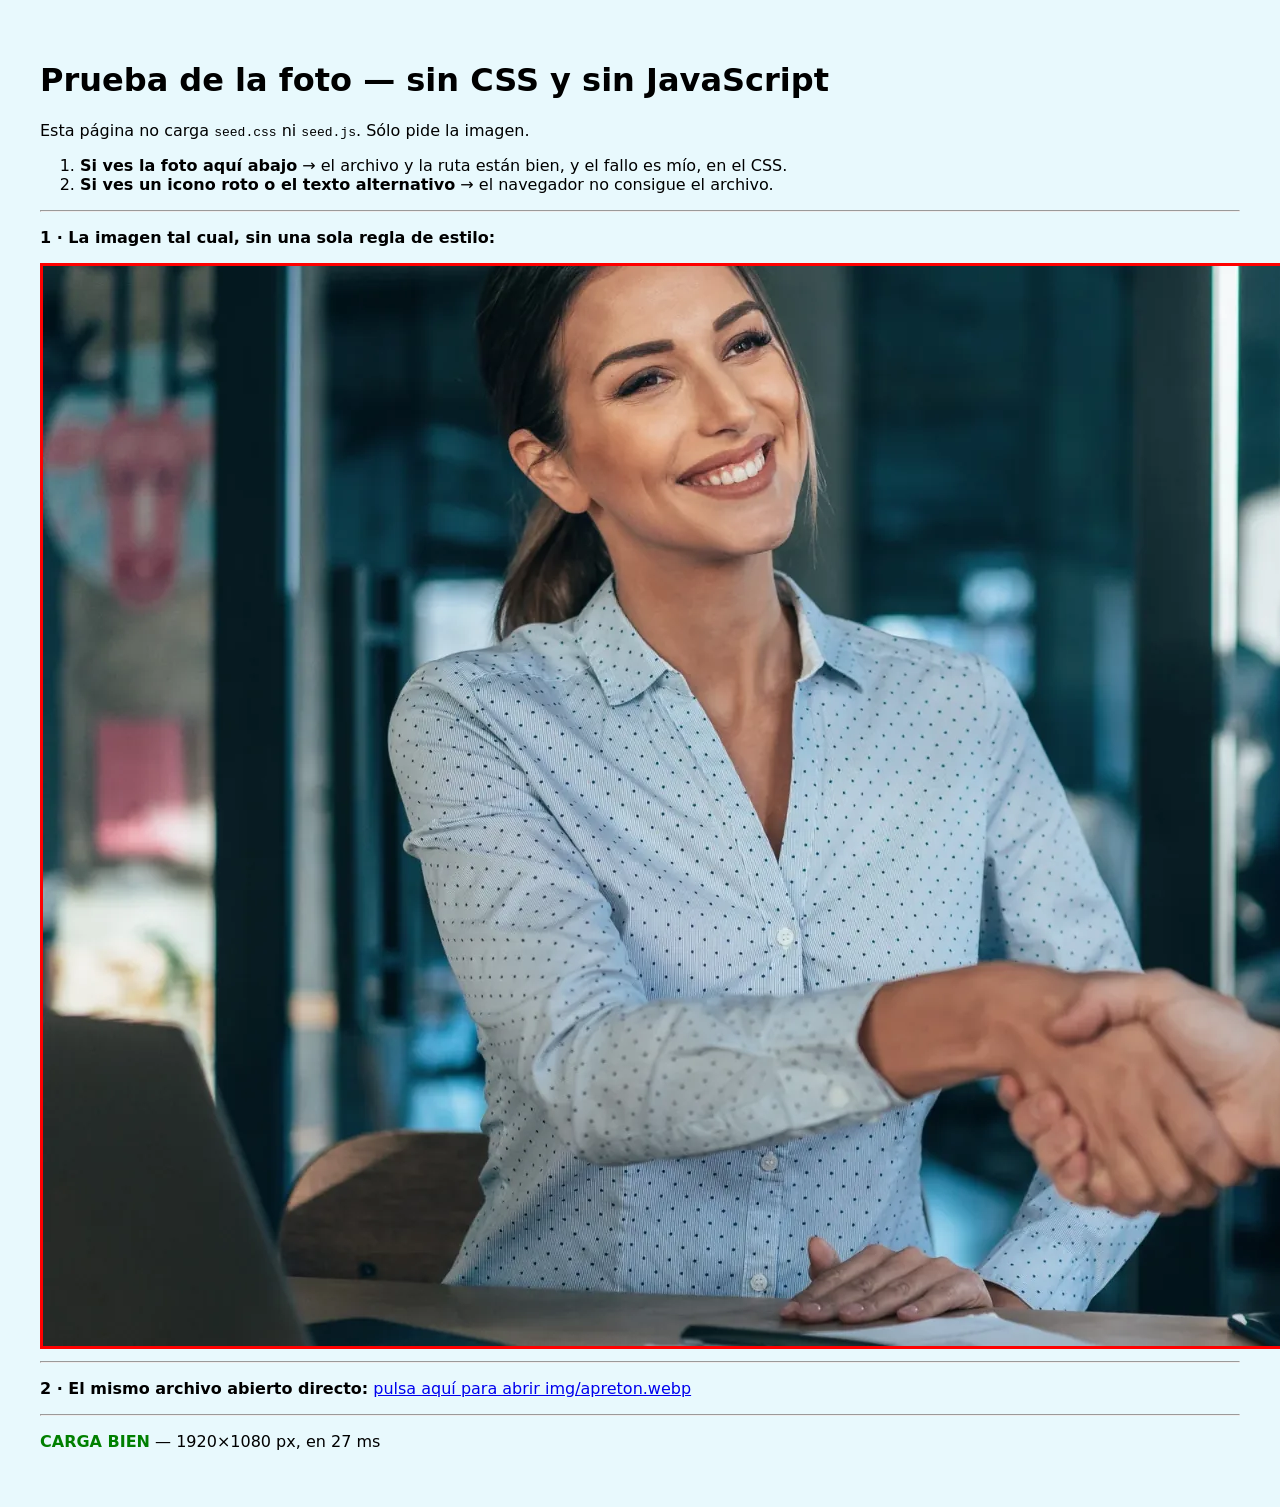
<file: Seeds_TestH/PRUEBA_FOTO.html>
<!doctype html><meta charset="utf-8"><title>Prueba de la foto</title>
<body style="font-family:system-ui;padding:2rem;background:#e8f9fd">
<h1>Prueba de la foto — sin CSS y sin JavaScript</h1>
<p>Esta página no carga <code>seed.css</code> ni <code>seed.js</code>. Sólo pide la imagen.</p>
<ol>
  <li><b>Si ves la foto aquí abajo</b> → el archivo y la ruta están bien, y el fallo es mío, en el CSS.</li>
  <li><b>Si ves un icono roto o el texto alternativo</b> → el navegador no consigue el archivo.</li>
</ol>
<hr>
<p><b>1 · La imagen tal cual, sin una sola regla de estilo:</b></p>
<img src="img/apreton.webp" alt="NO CARGA: esto es el texto alternativo" style="border:3px solid red">
<hr>
<p><b>2 · El mismo archivo abierto directo:</b>
<a href="img/apreton.webp">pulsa aquí para abrir img/apreton.webp</a></p>
<hr>
<p id="d"></p>
<script>
var i=new Image(); var t=Date.now();
i.onload =function(){document.getElementById("d").innerHTML="<b style='color:green'>CARGA BIEN</b> — "+i.naturalWidth+"×"+i.naturalHeight+" px, en "+(Date.now()-t)+" ms";};
i.onerror=function(){document.getElementById("d").innerHTML="<b style='color:red'>NO CARGA</b> — el navegador no pudo leer img/apreton.webp";};
i.src="img/apreton.webp";
</script>
</body>
</file>
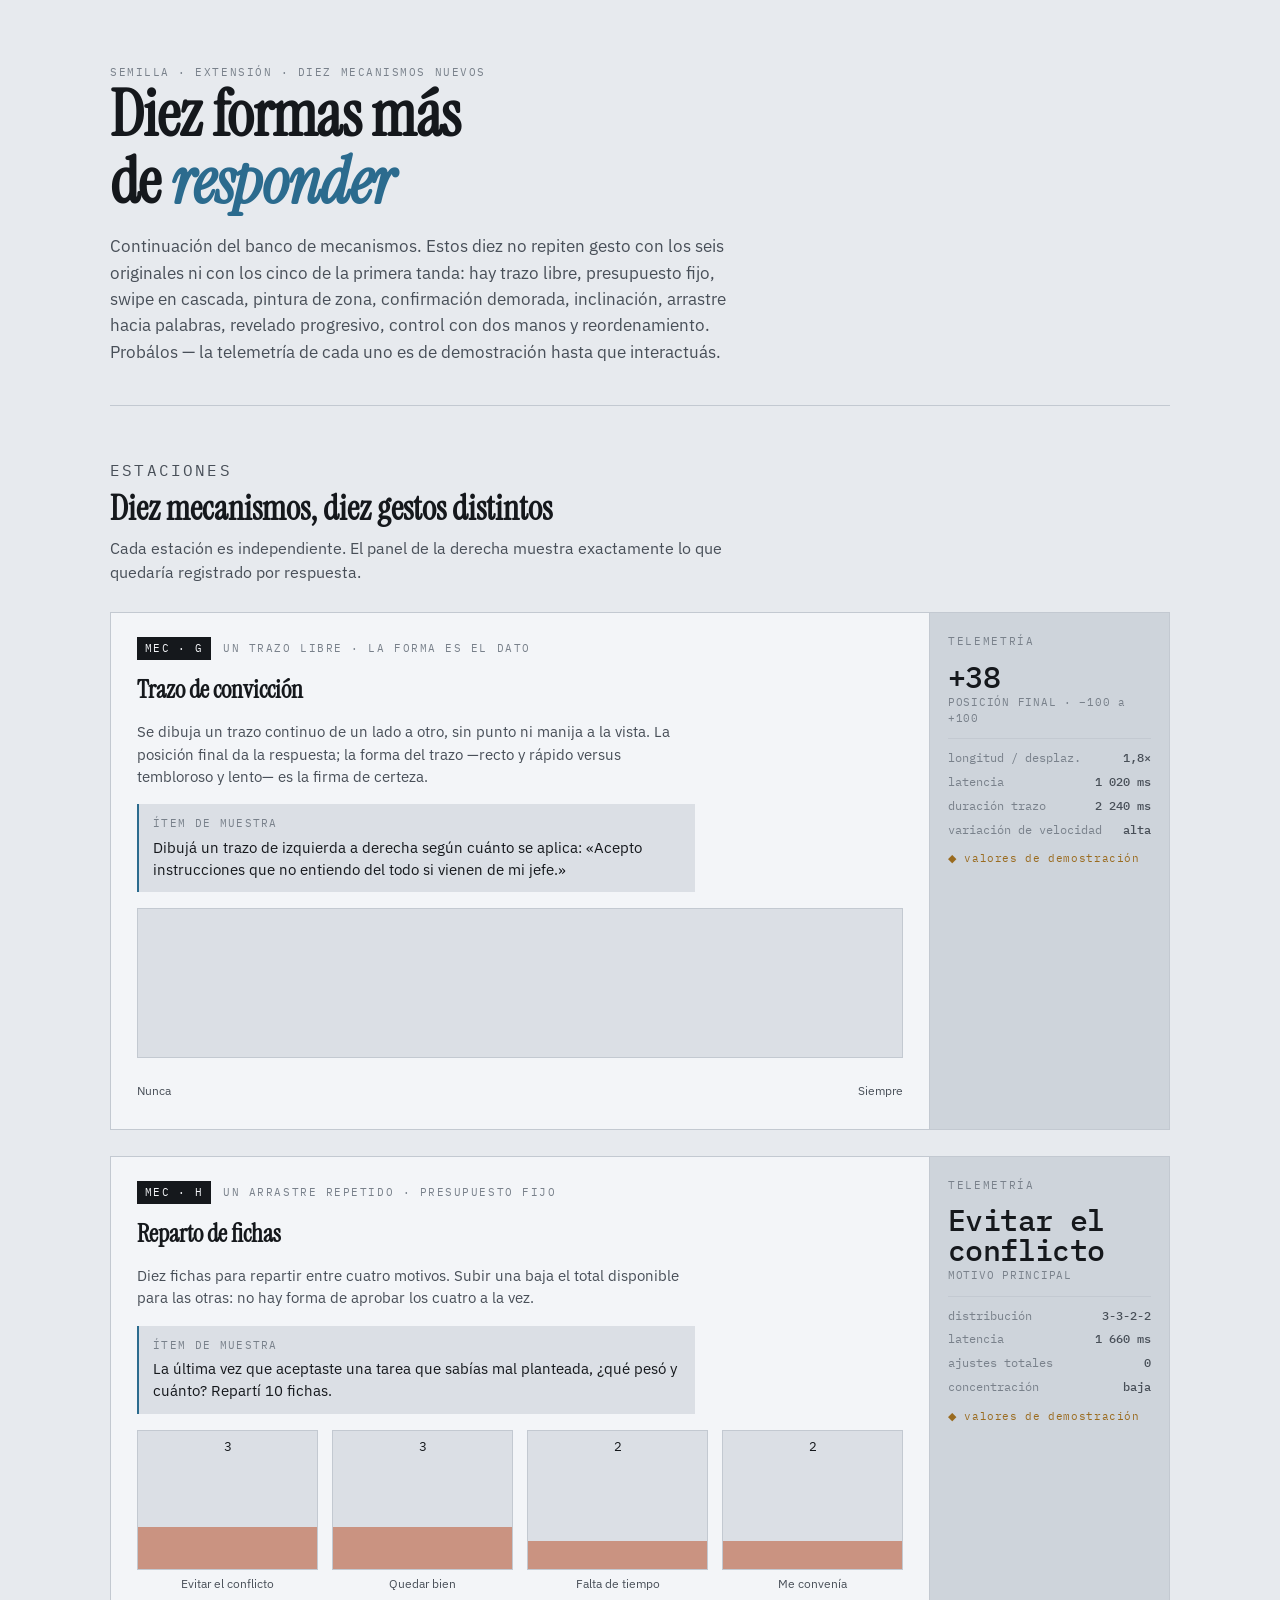
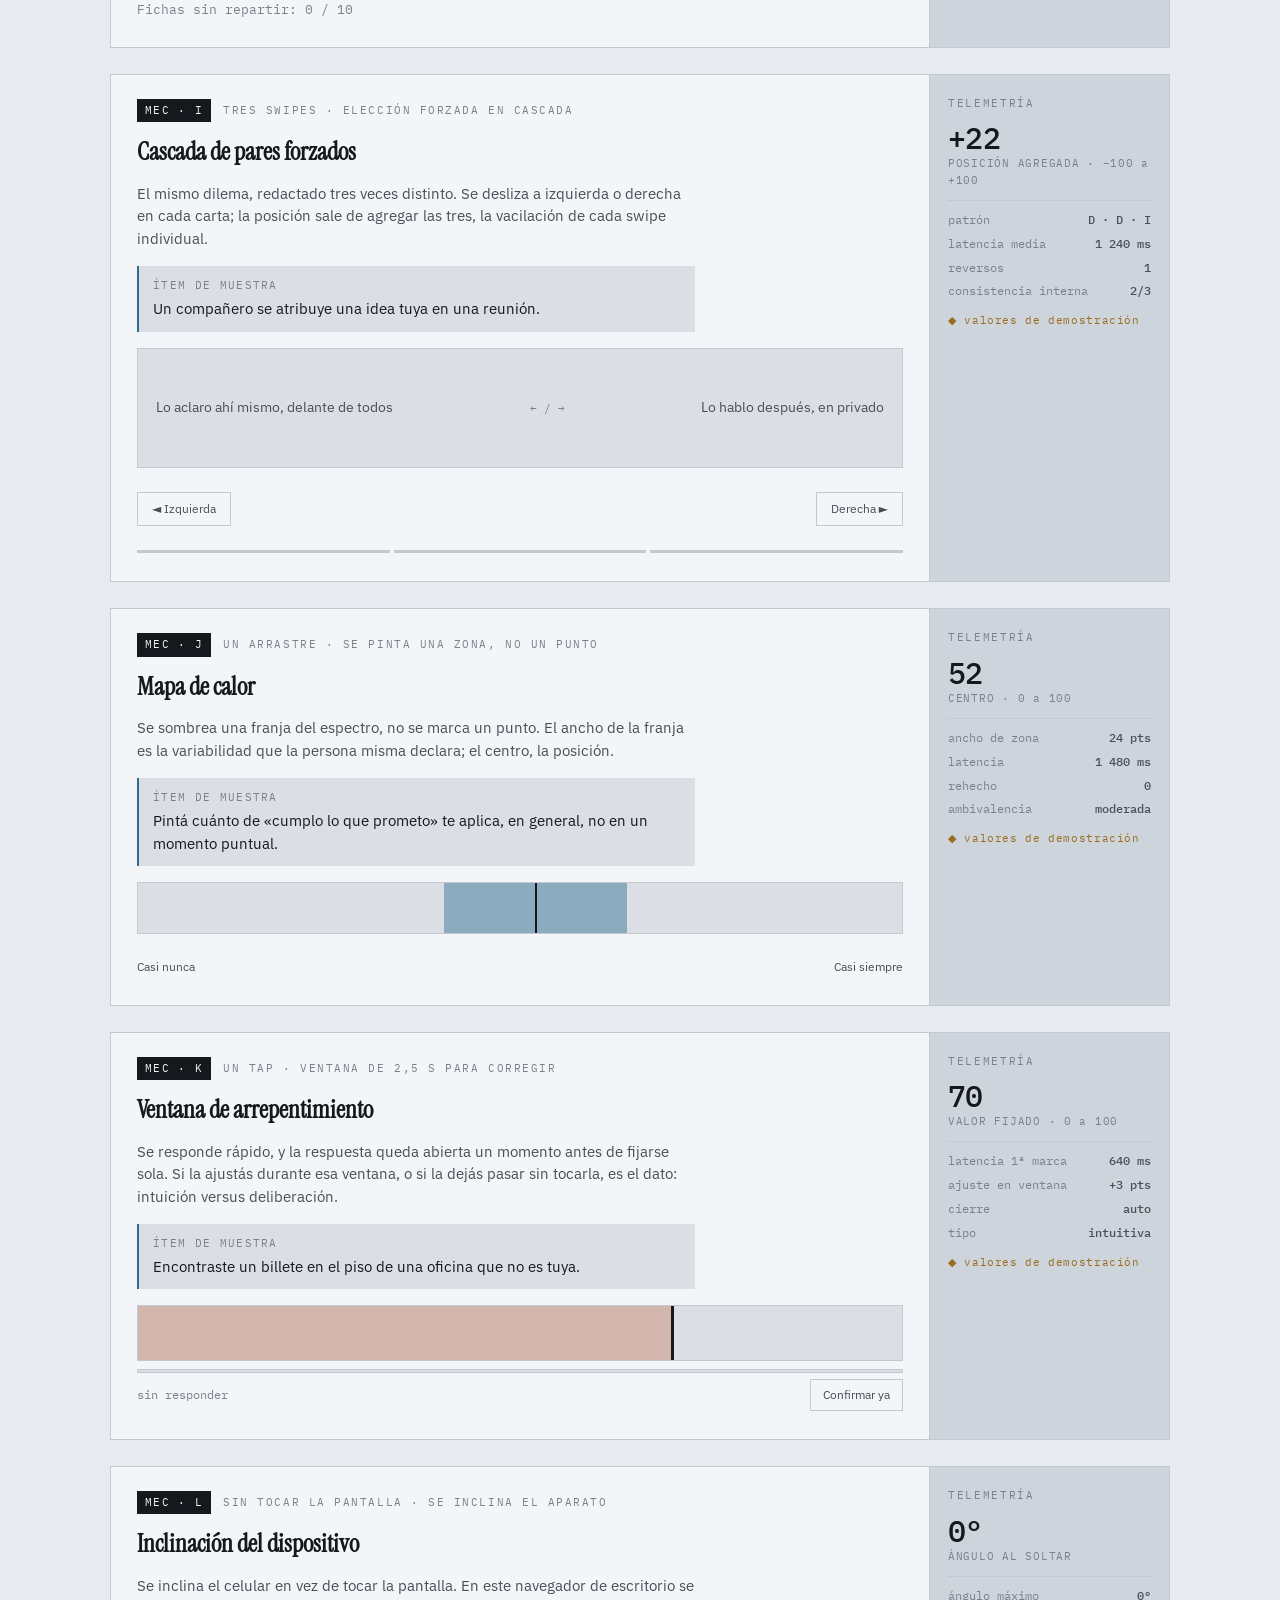
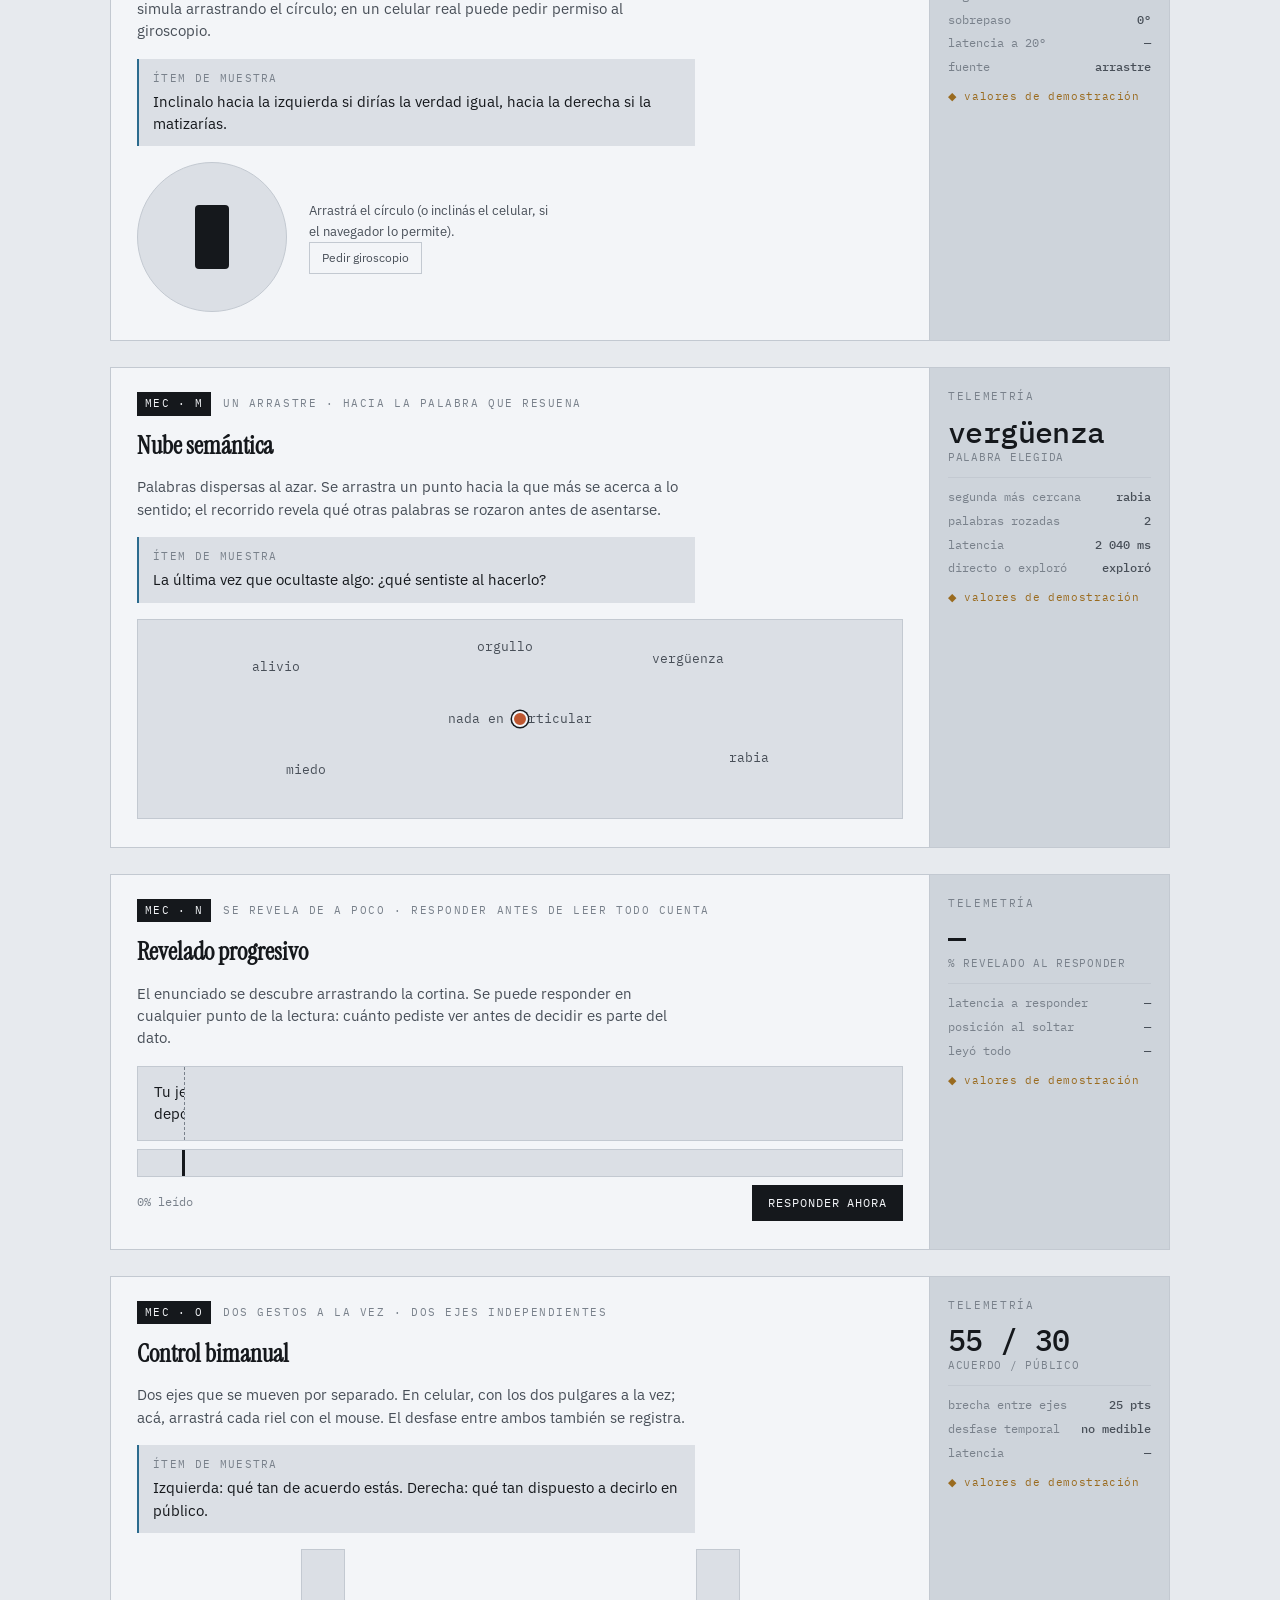
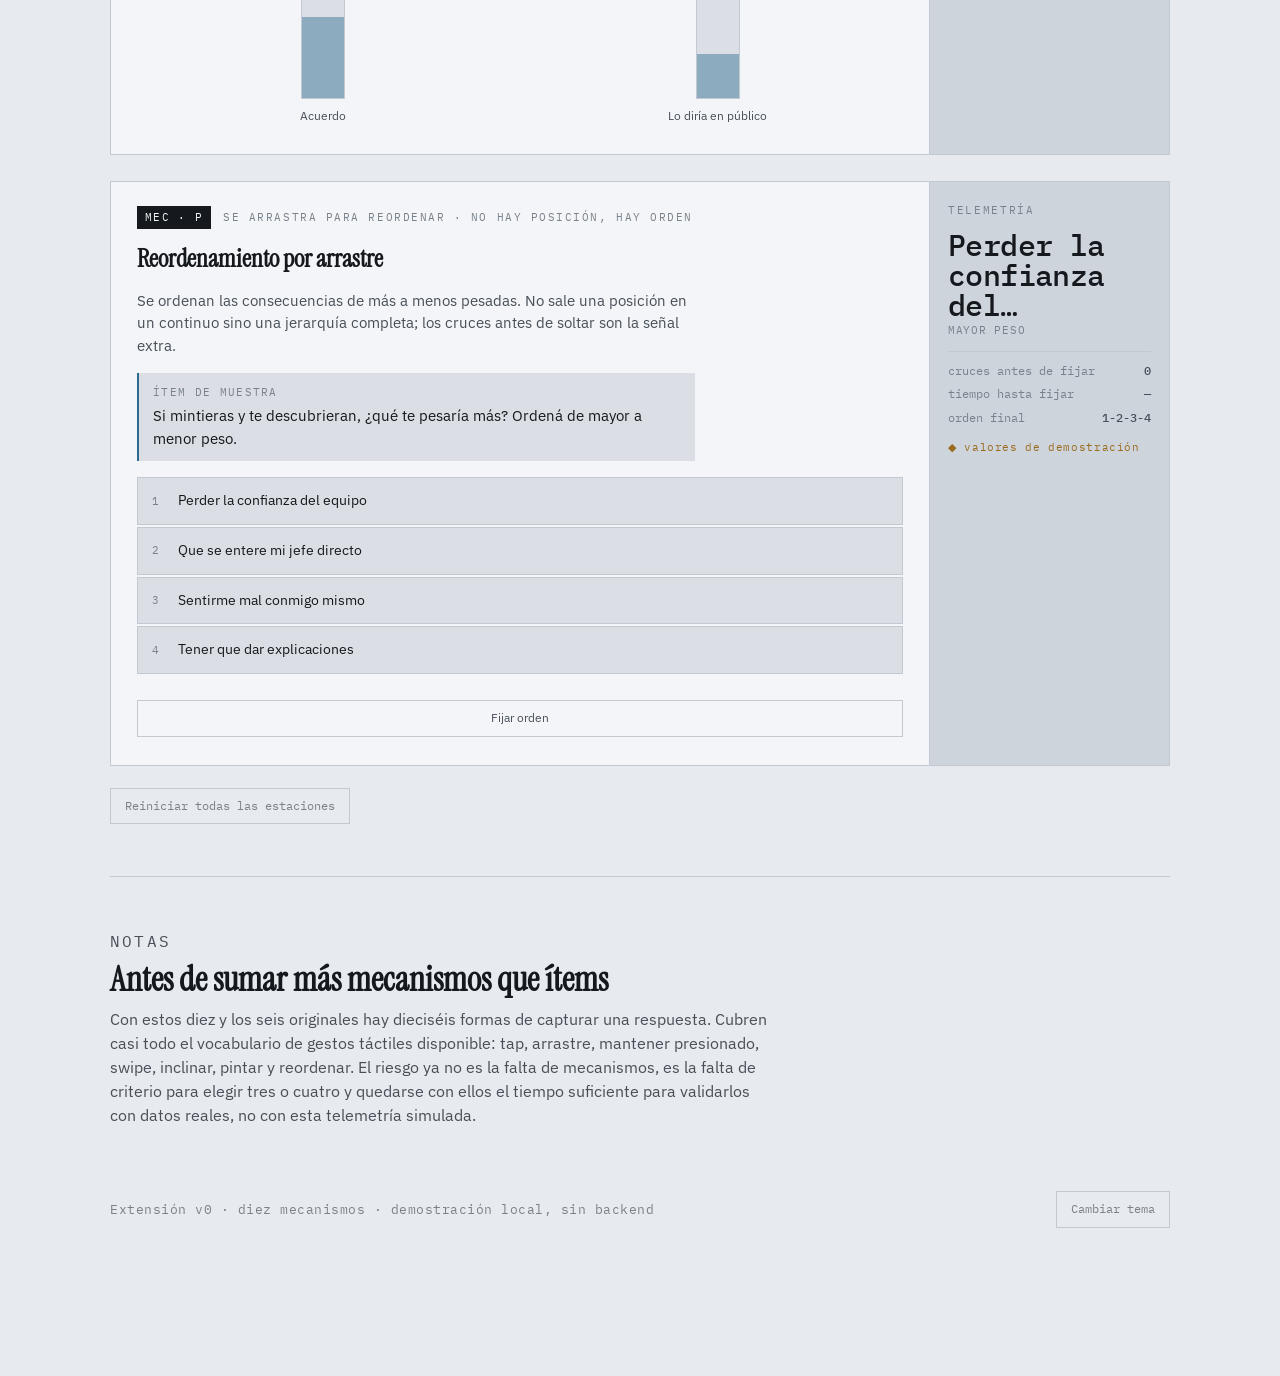
<file: Test/diez-mecanismos-nuevos.html>
<!doctype html>
<html lang="es">
<head>
<meta charset="utf-8">
<meta name="viewport" content="width=device-width, initial-scale=1">
<title>Diez mecanismos nuevos</title>
<link rel="preconnect" href="https://fonts.googleapis.com">
<link rel="preconnect" href="https://fonts.gstatic.com" crossorigin>
<link rel="stylesheet" href="https://fonts.googleapis.com/css2?family=Instrument+Serif:ital@0;1&family=IBM+Plex+Mono:wght@400;500&family=IBM+Plex+Sans:wght@400;500;600&display=swap">
<style>html{color-scheme:light dark}body{margin:0}img{max-width:100%}[hidden]{display:none!important}</style>
</head>
<body>
<style>
:root{
  --ground:#E7EAEE; --surface:#F3F5F8; --surface-2:#DBDFE5; --sunken:#CED4DB;
  --ink:#15181C; --ink-2:#484F58; --ink-3:#79818B; --line:#C3C9D1;
  --cold:#2B6B8E; --warm:#BE5730; --mid:#8B9199;
  --ok:#3F7A52; --warn:#9A6B1F;
  --shadow:0 1px 2px rgba(20,25,32,.08), 0 8px 24px -16px rgba(20,25,32,.35);
}
@media (prefers-color-scheme: dark){
  :root:not([data-theme="light"]){
    --ground:#121519; --surface:#191D22; --surface-2:#222831; --sunken:#0C0F12;
    --ink:#E5E9ED; --ink-2:#A6AEB7; --ink-3:#737B85; --line:#2C333C;
    --cold:#5FA8CA; --warm:#E0825A; --mid:#79818B;
    --ok:#68A87C; --warn:#C9A055;
    --shadow:0 1px 2px rgba(0,0,0,.4), 0 8px 24px -16px rgba(0,0,0,.8);
  }
}
:root[data-theme="dark"]{
  --ground:#121519; --surface:#191D22; --surface-2:#222831; --sunken:#0C0F12;
  --ink:#E5E9ED; --ink-2:#A6AEB7; --ink-3:#737B85; --line:#2C333C;
  --cold:#5FA8CA; --warm:#E0825A; --mid:#79818B;
  --ok:#68A87C; --warn:#C9A055;
  --shadow:0 1px 2px rgba(0,0,0,.4), 0 8px 24px -16px rgba(0,0,0,.8);
}
*{box-sizing:border-box}
body{background:var(--ground); color:var(--ink); font-family:"IBM Plex Sans", ui-sans-serif, system-ui, sans-serif; font-size:16px; line-height:1.55; -webkit-font-smoothing:antialiased; padding:0 20px 96px}
.wrap{max-width:1060px; margin:0 auto}
h1,h2,h3{text-wrap:balance; margin:0}
.mono{font-family:"IBM Plex Mono", ui-monospace, "SF Mono", Menlo, monospace}
.eyebrow{font-family:"IBM Plex Mono", monospace; font-size:11px; letter-spacing:.14em; text-transform:uppercase; color:var(--ink-3)}
p{margin:0}
a{color:var(--cold)}
:focus-visible{outline:2px solid var(--cold); outline-offset:3px; border-radius:2px}
button{font:inherit}

header{padding:64px 0 40px; border-bottom:1px solid var(--line)}
h1{font-family:"Instrument Serif", Georgia, serif; font-size:clamp(38px,5.6vw,64px); line-height:1.05; letter-spacing:-.01em}
h1 em{font-style:italic; color:var(--cold)}
.lede{margin-top:18px; font-size:17px; color:var(--ink-2); max-width:62ch}

section{padding:52px 0; border-bottom:1px solid var(--line)}
.sec-head{display:flex; flex-direction:column; gap:8px; margin-bottom:28px; max-width:66ch}
.sec-head h2{font-family:"Instrument Serif",Georgia,serif; font-size:clamp(24px,3vw,34px); line-height:1.12}
.sec-head p{color:var(--ink-2); font-size:15.5px}

.estaciones{display:flex; flex-direction:column; gap:26px}
.est{background:var(--surface); border:1px solid var(--line); display:grid; grid-template-columns:minmax(0,1fr) 240px}
.est-main{padding:24px 26px 28px; display:flex; flex-direction:column; gap:16px; min-width:0}
.est-tag{display:flex; align-items:center; gap:12px; flex-wrap:wrap}
.est-code{font-family:"IBM Plex Mono",monospace; font-size:11px; letter-spacing:.12em; color:var(--surface); background:var(--ink); padding:3px 8px}
.est-main h3{font-family:"Instrument Serif",Georgia,serif; font-size:25px; line-height:1.15}
.est-desc{font-size:14.5px; color:var(--ink-2); max-width:62ch}
.pregunta{font-size:14.5px; color:var(--ink); background:var(--surface-2); padding:11px 14px; border-left:2px solid var(--cold); max-width:62ch}
.pregunta span{display:block; font-size:11px; letter-spacing:.12em; text-transform:uppercase; color:var(--ink-3); font-family:"IBM Plex Mono",monospace; margin-bottom:4px}

.tele{background:var(--sunken); border-left:1px solid var(--line); padding:20px 18px; display:flex; flex-direction:column; gap:12px; font-family:"IBM Plex Mono",monospace}
.tele-title{font-size:10.5px; letter-spacing:.16em; text-transform:uppercase; color:var(--ink-3)}
.tele-main{display:flex; flex-direction:column; gap:2px}
.tele-val{font-size:30px; line-height:1; font-weight:500; font-variant-numeric:tabular-nums; letter-spacing:-.02em}
.tele-unit{font-size:10.5px; color:var(--ink-3); letter-spacing:.07em}
.tele-rows{display:flex; flex-direction:column; gap:6px; border-top:1px solid var(--line); padding-top:10px}
.tele-row{display:flex; justify-content:space-between; align-items:baseline; gap:8px; font-size:11.5px}
.tele-row .k{color:var(--ink-3)}
.tele-row .v{font-variant-numeric:tabular-nums; color:var(--ink-2); font-weight:500; text-align:right}
.demo{font-size:10.5px; color:var(--warn); letter-spacing:.06em}

/* G: trazo */
.trazo{border:1px solid var(--line); background:var(--surface-2); height:150px; cursor:crosshair; touch-action:none; position:relative}
.trazo svg{width:100%; height:100%; display:block}
.axis-lbl{display:flex; justify-content:space-between; font-size:12px; color:var(--ink-2); margin-top:8px}

/* H: fichas */
.fichas{display:flex; gap:14px; align-items:flex-end; height:140px}
.ficha-rail{position:relative; flex:1; height:100%; background:var(--surface-2); border:1px solid var(--line); cursor:ns-resize; touch-action:none}
.ficha-fill{position:absolute; left:0; right:0; bottom:0; background:color-mix(in srgb, var(--warm) 55%, transparent)}
.ficha-lbl{position:absolute; bottom:-24px; left:0; right:0; text-align:center; font-size:11.5px; color:var(--ink-2)}
.ficha-n{position:absolute; top:6px; left:0; right:0; text-align:center; font-family:"IBM Plex Mono",monospace; font-size:13px; color:var(--ink)}
.fichas-wrap{display:flex; flex-direction:column; gap:30px}
.pool{font-size:12.5px; color:var(--ink-3); font-family:"IBM Plex Mono",monospace}

/* I: cascada */
.cascada{position:relative; height:120px}
.carta{position:absolute; inset:0; background:var(--surface-2); border:1px solid var(--line); display:flex; align-items:center; justify-content:space-between; padding:0 18px; cursor:grab; touch-action:none; user-select:none}
.carta .lado{font-size:13.5px; color:var(--ink-2); max-width:40%}
.carta .lado.izq{text-align:left} .carta .lado.der{text-align:right}
.carta-ctr{font-family:"IBM Plex Mono",monospace; font-size:10.5px; color:var(--ink-3)}
.cascada-btns{display:flex; justify-content:space-between; margin-top:8px}
.cascada-btns button{background:transparent; border:1px solid var(--line); color:var(--ink-2); padding:7px 14px; font-size:12px; cursor:pointer}
.cascada-btns button:hover{border-color:var(--cold); color:var(--ink)}
.cascada-progress{display:flex; gap:4px; margin-top:8px}
.cascada-progress span{flex:1; height:3px; background:var(--line)}
.cascada-progress span.done{background:var(--warm)}

/* J: mapa de calor */
.pintar{position:relative; height:52px; background:var(--surface-2); border:1px solid var(--line); cursor:crosshair; touch-action:none; user-select:none; overflow:hidden}
.pintar-band{position:absolute; top:0; bottom:0; background:color-mix(in srgb, var(--cold) 45%, transparent)}
.pintar-mark{position:absolute; top:0; bottom:0; width:2px; background:var(--ink)}

/* K: arrepentimiento */
.arrep{position:relative}
.arrep-bar{position:relative; height:56px; background:var(--surface-2); border:1px solid var(--line); cursor:ew-resize; touch-action:none; user-select:none}
.arrep-fill{position:absolute; inset:0 auto 0 0; background:color-mix(in srgb, var(--warm) 30%, transparent)}
.arrep-hand{position:absolute; top:0; bottom:0; width:3px; margin-left:-1.5px; background:var(--ink)}
.arrep-window{height:4px; background:var(--surface-2); margin-top:8px; overflow:hidden; border:1px solid var(--line)}
.arrep-window i{display:block; height:100%; width:100%; background:var(--cold); transform-origin:left; transform:scaleX(0)}
.arrep-actions{display:flex; justify-content:space-between; align-items:center; margin-top:6px}
.arrep-actions button{background:transparent; border:1px solid var(--line); color:var(--ink-2); padding:6px 12px; font-size:11.5px; cursor:pointer}
.arrep-status{font-size:12px; color:var(--ink-3); font-family:"IBM Plex Mono",monospace}

/* L: inclinacion */
.tilt-wrap{display:flex; gap:22px; align-items:center; flex-wrap:wrap}
.tilt-stage{width:150px; height:150px; border:1px solid var(--line); border-radius:50%; position:relative; background:var(--surface-2); touch-action:none; cursor:grab}
.tilt-phone{position:absolute; left:50%; top:50%; width:34px; height:64px; margin:-32px 0 0 -17px; background:var(--ink); border-radius:4px; transform:rotate(0deg)}
.tilt-lbl{font-size:13px; color:var(--ink-2); max-width:30ch}
.tilt-perm{font-size:11.5px; background:transparent; border:1px solid var(--line); color:var(--ink-2); padding:6px 12px; cursor:pointer}

/* M: nube semantica */
.nube{position:relative; height:200px; border:1px solid var(--line); background:var(--surface-2); touch-action:none; user-select:none; overflow:hidden}
.nube-word{position:absolute; font-size:13px; font-family:"IBM Plex Mono",monospace; color:var(--ink-2); transform:translate(-50%,-50%); pointer-events:none; padding:2px 6px}
.nube-word.near{color:var(--ink); background:var(--surface)}
.nube-dot{position:absolute; width:16px; height:16px; margin:-8px 0 0 -8px; border-radius:50%; background:var(--warm); border:2px solid var(--surface); box-shadow:0 0 0 1.5px var(--ink); cursor:grab}

/* N: revelado */
.revelado{position:relative}
.rev-text{position:relative; min-height:70px; background:var(--surface-2); border:1px solid var(--line); overflow:hidden; padding:14px 16px; font-size:14.5px; color:var(--ink)}
.rev-curtain{position:absolute; top:0; bottom:0; right:0; background:var(--surface-2); border-left:1px dashed var(--ink-3)}
.rev-rail{position:relative; height:28px; background:var(--surface-2); border:1px solid var(--line); margin-top:8px; cursor:ew-resize; touch-action:none}
.rev-hand{position:absolute; top:0; bottom:0; width:3px; margin-left:-1.5px; background:var(--ink)}
.rev-actions{display:flex; justify-content:space-between; align-items:center; margin-top:8px}
.rev-actions button{background:var(--ink); color:var(--surface); border:none; padding:9px 16px; font-family:"IBM Plex Mono",monospace; font-size:11.5px; letter-spacing:.08em; text-transform:uppercase; cursor:pointer}
.rev-actions button:hover{background:var(--cold)}

/* O: bimanual */
.bimanual{display:flex; gap:24px}
.bim-col{flex:1; display:flex; flex-direction:column; align-items:center; gap:8px}
.bim-rail{position:relative; width:44px; height:150px; background:var(--surface-2); border:1px solid var(--line); cursor:ns-resize; touch-action:none}
.bim-fill{position:absolute; left:0; right:0; bottom:0; background:color-mix(in srgb, var(--cold) 45%, transparent)}
.bim-lbl{font-size:12px; color:var(--ink-2); text-align:center; max-width:16ch}

/* P: reorden */
.reorden{display:flex; flex-direction:column; gap:2px}
.reit{background:var(--surface-2); border:1px solid var(--line); padding:12px 14px; font-size:14px; display:flex; align-items:center; gap:10px; cursor:grab; touch-action:none; user-select:none}
.reit .n{font-family:"IBM Plex Mono",monospace; font-size:11px; color:var(--ink-3); width:16px}
.reit.dragging{opacity:.5}
.reorden-fix{margin-top:10px; background:transparent; border:1px solid var(--line); color:var(--ink-2); padding:8px 14px; font-size:12px; cursor:pointer}

.reset{background:transparent; color:var(--ink-3); border:1px solid var(--line); padding:8px 14px; cursor:pointer; font-family:"IBM Plex Mono",monospace; font-size:12px}
.reset:hover{background:transparent; color:var(--ink); border-color:var(--ink-3)}
.foot{padding-top:36px; display:flex; justify-content:space-between; align-items:center; gap:20px; flex-wrap:wrap}
.foot p{font-size:12.5px; color:var(--ink-3); font-family:"IBM Plex Mono",monospace; letter-spacing:.04em}

@media (max-width:880px){
  .est{grid-template-columns:1fr}
  .tele{border-left:none; border-top:1px solid var(--line)}
  .tilt-wrap{flex-direction:column; align-items:flex-start}
  .fichas{height:170px}
}
@media (prefers-reduced-motion: reduce){*{transition:none !important; animation:none !important}}
</style>

<div class="wrap">

<header>
  <p class="eyebrow">Semilla · Extensión · diez mecanismos nuevos</p>
  <h1>Diez formas más<br>de <em>responder</em></h1>
  <p class="lede">Continuación del banco de mecanismos. Estos diez no repiten gesto con los seis originales ni con los cinco de la primera tanda: hay trazo libre, presupuesto fijo, swipe en cascada, pintura de zona, confirmación demorada, inclinación, arrastre hacia palabras, revelado progresivo, control con dos manos y reordenamiento. Probálos — la telemetría de cada uno es de demostración hasta que interactuás.</p>
</header>

<section id="mecanismos">
  <div class="sec-head">
    <p class="eyebrow">Estaciones</p>
    <h2>Diez mecanismos, diez gestos distintos</h2>
    <p>Cada estación es independiente. El panel de la derecha muestra exactamente lo que quedaría registrado por respuesta.</p>
  </div>

  <div class="estaciones">

    <!-- G: trazo de conviccion -->
    <article class="est" data-est="G">
      <div class="est-main">
        <div class="est-tag"><span class="est-code">MEC · G</span><span class="eyebrow">Un trazo libre · la forma es el dato</span></div>
        <h3>Trazo de convicción</h3>
        <p class="est-desc">Se dibuja un trazo continuo de un lado a otro, sin punto ni manija a la vista. La posición final da la respuesta; la forma del trazo —recto y rápido versus tembloroso y lento— es la firma de certeza.</p>
        <div class="pregunta"><span>Ítem de muestra</span>Dibujá un trazo de izquierda a derecha según cuánto se aplica: «Acepto instrucciones que no entiendo del todo si vienen de mi jefe.»</div>
        <div class="trazo" data-trazo tabindex="0" role="img" aria-label="Lienzo de trazo libre">
          <svg viewBox="0 0 600 150" aria-hidden="true"><polyline data-poly points="" fill="none" stroke="var(--warm)" stroke-width="2.5" stroke-linecap="round" stroke-linejoin="round"></polyline></svg>
        </div>
        <div class="axis-lbl"><span>Nunca</span><span>Siempre</span></div>
      </div>
      <aside class="tele">
        <p class="tele-title">Telemetría</p>
        <div class="tele-main"><div class="tele-val" data-out="x">+38</div><div class="tele-unit">POSICIÓN FINAL · −100 a +100</div></div>
        <div class="tele-rows">
          <div class="tele-row"><span class="k">longitud / desplaz.</span><span class="v" data-out="ratio">1,8×</span></div>
          <div class="tele-row"><span class="k">latencia</span><span class="v" data-out="lat">1 020 ms</span></div>
          <div class="tele-row"><span class="k">duración trazo</span><span class="v" data-out="dur">2 240 ms</span></div>
          <div class="tele-row"><span class="k">variación de velocidad</span><span class="v" data-out="vv">alta</span></div>
        </div>
        <p class="demo" data-demo>◆ valores de demostración</p>
      </aside>
    </article>

    <!-- H: fichas -->
    <article class="est" data-est="H">
      <div class="est-main">
        <div class="est-tag"><span class="est-code">MEC · H</span><span class="eyebrow">Un arrastre repetido · presupuesto fijo</span></div>
        <h3>Reparto de fichas</h3>
        <p class="est-desc">Diez fichas para repartir entre cuatro motivos. Subir una baja el total disponible para las otras: no hay forma de aprobar los cuatro a la vez.</p>
        <div class="pregunta"><span>Ítem de muestra</span>La última vez que aceptaste una tarea que sabías mal planteada, ¿qué pesó y cuánto? Repartí 10 fichas.</div>
        <div class="fichas-wrap">
          <div class="fichas">
            <div class="ficha-rail" data-rail="0"><div class="ficha-fill" data-fill style="height:30%"></div><div class="ficha-n" data-n>3</div><div class="ficha-lbl">Evitar el conflicto</div></div>
            <div class="ficha-rail" data-rail="1"><div class="ficha-fill" data-fill style="height:30%"></div><div class="ficha-n" data-n>3</div><div class="ficha-lbl">Quedar bien</div></div>
            <div class="ficha-rail" data-rail="2"><div class="ficha-fill" data-fill style="height:20%"></div><div class="ficha-n" data-n>2</div><div class="ficha-lbl">Falta de tiempo</div></div>
            <div class="ficha-rail" data-rail="3"><div class="ficha-fill" data-fill style="height:20%"></div><div class="ficha-n" data-n>2</div><div class="ficha-lbl">Me convenía</div></div>
          </div>
          <p class="pool">Fichas sin repartir: <span data-pool>0</span> / 10</p>
        </div>
      </div>
      <aside class="tele">
        <p class="tele-title">Telemetría</p>
        <div class="tele-main"><div class="tele-val" data-out="top">Evitar el conflicto</div><div class="tele-unit">MOTIVO PRINCIPAL</div></div>
        <div class="tele-rows">
          <div class="tele-row"><span class="k">distribución</span><span class="v" data-out="dist">3-3-2-2</span></div>
          <div class="tele-row"><span class="k">latencia</span><span class="v" data-out="lat">1 660 ms</span></div>
          <div class="tele-row"><span class="k">ajustes totales</span><span class="v" data-out="corr">0</span></div>
          <div class="tele-row"><span class="k">concentración</span><span class="v" data-out="conc">baja</span></div>
        </div>
        <p class="demo" data-demo>◆ valores de demostración</p>
      </aside>
    </article>

    <!-- I: cascada -->
    <article class="est" data-est="I">
      <div class="est-main">
        <div class="est-tag"><span class="est-code">MEC · I</span><span class="eyebrow">Tres swipes · elección forzada en cascada</span></div>
        <h3>Cascada de pares forzados</h3>
        <p class="est-desc">El mismo dilema, redactado tres veces distinto. Se desliza a izquierda o derecha en cada carta; la posición sale de agregar las tres, la vacilación de cada swipe individual.</p>
        <div class="pregunta"><span>Ítem de muestra</span>Un compañero se atribuye una idea tuya en una reunión.</div>
        <div class="cascada" data-cascada>
          <div class="carta" data-carta="0"><span class="lado izq">Lo aclaro ahí mismo, delante de todos</span><span class="carta-ctr">← / →</span><span class="lado der">Lo hablo después, en privado</span></div>
        </div>
        <div class="cascada-btns"><button data-swipe="-1" type="button">◄ Izquierda</button><button data-swipe="1" type="button">Derecha ►</button></div>
        <div class="cascada-progress"><span data-p="0"></span><span data-p="1"></span><span data-p="2"></span></div>
      </div>
      <aside class="tele">
        <p class="tele-title">Telemetría</p>
        <div class="tele-main"><div class="tele-val" data-out="x">+22</div><div class="tele-unit">POSICIÓN AGREGADA · −100 a +100</div></div>
        <div class="tele-rows">
          <div class="tele-row"><span class="k">patrón</span><span class="v" data-out="pat">D · D · I</span></div>
          <div class="tele-row"><span class="k">latencia media</span><span class="v" data-out="lat">1 240 ms</span></div>
          <div class="tele-row"><span class="k">reversos</span><span class="v" data-out="corr">1</span></div>
          <div class="tele-row"><span class="k">consistencia interna</span><span class="v" data-out="cons">2/3</span></div>
        </div>
        <p class="demo" data-demo>◆ valores de demostración</p>
      </aside>
    </article>

    <!-- J: mapa de calor -->
    <article class="est" data-est="J">
      <div class="est-main">
        <div class="est-tag"><span class="est-code">MEC · J</span><span class="eyebrow">Un arrastre · se pinta una zona, no un punto</span></div>
        <h3>Mapa de calor</h3>
        <p class="est-desc">Se sombrea una franja del espectro, no se marca un punto. El ancho de la franja es la variabilidad que la persona misma declara; el centro, la posición.</p>
        <div class="pregunta"><span>Ítem de muestra</span>Pintá cuánto de «cumplo lo que prometo» te aplica, en general, no en un momento puntual.</div>
        <div class="pintar" data-pintar tabindex="0" role="slider" aria-label="Zona pintada" aria-valuemin="0" aria-valuemax="100" aria-valuenow="50">
          <div class="pintar-band" data-band style="left:40%; width:24%"></div>
          <div class="pintar-mark" data-mark style="left:52%"></div>
        </div>
        <div class="axis-lbl"><span>Casi nunca</span><span>Casi siempre</span></div>
      </div>
      <aside class="tele">
        <p class="tele-title">Telemetría</p>
        <div class="tele-main"><div class="tele-val" data-out="x">52</div><div class="tele-unit">CENTRO · 0 a 100</div></div>
        <div class="tele-rows">
          <div class="tele-row"><span class="k">ancho de zona</span><span class="v" data-out="w">24 pts</span></div>
          <div class="tele-row"><span class="k">latencia</span><span class="v" data-out="lat">1 480 ms</span></div>
          <div class="tele-row"><span class="k">rehecho</span><span class="v" data-out="corr">0</span></div>
          <div class="tele-row"><span class="k">ambivalencia</span><span class="v" data-out="amb">moderada</span></div>
        </div>
        <p class="demo" data-demo>◆ valores de demostración</p>
      </aside>
    </article>

    <!-- K: arrepentimiento -->
    <article class="est" data-est="K">
      <div class="est-main">
        <div class="est-tag"><span class="est-code">MEC · K</span><span class="eyebrow">Un tap · ventana de 2,5 s para corregir</span></div>
        <h3>Ventana de arrepentimiento</h3>
        <p class="est-desc">Se responde rápido, y la respuesta queda abierta un momento antes de fijarse sola. Si la ajustás durante esa ventana, o si la dejás pasar sin tocarla, es el dato: intuición versus deliberación.</p>
        <div class="pregunta"><span>Ítem de muestra</span>Encontraste un billete en el piso de una oficina que no es tuya.</div>
        <div class="arrep">
          <div class="arrep-bar" data-bar tabindex="0" role="slider" aria-label="Respuesta con ventana de corrección" aria-valuemin="0" aria-valuemax="100" aria-valuenow="70">
            <div class="arrep-fill" data-fill style="width:70%"></div>
            <div class="arrep-hand" data-hand style="left:70%"></div>
          </div>
          <div class="arrep-window"><i data-ring></i></div>
          <div class="arrep-actions"><span class="arrep-status" data-status>sin responder</span><button data-confirm type="button">Confirmar ya</button></div>
        </div>
      </div>
      <aside class="tele">
        <p class="tele-title">Telemetría</p>
        <div class="tele-main"><div class="tele-val" data-out="x">70</div><div class="tele-unit">VALOR FIJADO · 0 a 100</div></div>
        <div class="tele-rows">
          <div class="tele-row"><span class="k">latencia 1ª marca</span><span class="v" data-out="lat">640 ms</span></div>
          <div class="tele-row"><span class="k">ajuste en ventana</span><span class="v" data-out="adj">+3 pts</span></div>
          <div class="tele-row"><span class="k">cierre</span><span class="v" data-out="close">auto</span></div>
          <div class="tele-row"><span class="k">tipo</span><span class="v" data-out="tipo">intuitiva</span></div>
        </div>
        <p class="demo" data-demo>◆ valores de demostración</p>
      </aside>
    </article>

    <!-- L: inclinacion -->
    <article class="est" data-est="L">
      <div class="est-main">
        <div class="est-tag"><span class="est-code">MEC · L</span><span class="eyebrow">Sin tocar la pantalla · se inclina el aparato</span></div>
        <h3>Inclinación del dispositivo</h3>
        <p class="est-desc">Se inclina el celular en vez de tocar la pantalla. En este navegador de escritorio se simula arrastrando el círculo; en un celular real puede pedir permiso al giroscopio.</p>
        <div class="pregunta"><span>Ítem de muestra</span>Inclinalo hacia la izquierda si dirías la verdad igual, hacia la derecha si la matizarías.</div>
        <div class="tilt-wrap">
          <div class="tilt-stage" data-tilt tabindex="0" role="slider" aria-label="Inclinación" aria-valuemin="-45" aria-valuemax="45" aria-valuenow="0">
            <div class="tilt-phone" data-phone></div>
          </div>
          <div>
            <p class="tilt-lbl">Arrastrá el círculo (o inclinás el celular, si el navegador lo permite).</p>
            <button class="tilt-perm" data-perm type="button">Pedir giroscopio</button>
          </div>
        </div>
      </div>
      <aside class="tele">
        <p class="tele-title">Telemetría</p>
        <div class="tele-main"><div class="tele-val" data-out="x">0°</div><div class="tele-unit">ÁNGULO AL SOLTAR</div></div>
        <div class="tele-rows">
          <div class="tele-row"><span class="k">ángulo máximo</span><span class="v" data-out="max">0°</span></div>
          <div class="tele-row"><span class="k">sobrepaso</span><span class="v" data-out="over">0°</span></div>
          <div class="tele-row"><span class="k">latencia a 20°</span><span class="v" data-out="lat">—</span></div>
          <div class="tele-row"><span class="k">fuente</span><span class="v" data-out="src">arrastre</span></div>
        </div>
        <p class="demo" data-demo>◆ valores de demostración</p>
      </aside>
    </article>

    <!-- M: nube semantica -->
    <article class="est" data-est="M">
      <div class="est-main">
        <div class="est-tag"><span class="est-code">MEC · M</span><span class="eyebrow">Un arrastre · hacia la palabra que resuena</span></div>
        <h3>Nube semántica</h3>
        <p class="est-desc">Palabras dispersas al azar. Se arrastra un punto hacia la que más se acerca a lo sentido; el recorrido revela qué otras palabras se rozaron antes de asentarse.</p>
        <div class="pregunta"><span>Ítem de muestra</span>La última vez que ocultaste algo: ¿qué sentiste al hacerlo?</div>
        <div class="nube" data-nube tabindex="0" role="application" aria-label="Nube de palabras">
          <span class="nube-word" data-word="alivio" style="left:18%; top:24%">alivio</span>
          <span class="nube-word" data-word="vergüenza" style="left:72%; top:20%">vergüenza</span>
          <span class="nube-word" data-word="nada en particular" style="left:50%; top:50%">nada en particular</span>
          <span class="nube-word" data-word="miedo" style="left:22%; top:76%">miedo</span>
          <span class="nube-word" data-word="rabia" style="left:80%; top:70%">rabia</span>
          <span class="nube-word" data-word="orgullo" style="left:48%; top:14%">orgullo</span>
          <div class="nube-dot" data-dot style="left:50%; top:50%"></div>
        </div>
      </div>
      <aside class="tele">
        <p class="tele-title">Telemetría</p>
        <div class="tele-main"><div class="tele-val" data-out="x">vergüenza</div><div class="tele-unit">PALABRA ELEGIDA</div></div>
        <div class="tele-rows">
          <div class="tele-row"><span class="k">segunda más cercana</span><span class="v" data-out="second">rabia</span></div>
          <div class="tele-row"><span class="k">palabras rozadas</span><span class="v" data-out="touched">2</span></div>
          <div class="tele-row"><span class="k">latencia</span><span class="v" data-out="lat">2 040 ms</span></div>
          <div class="tele-row"><span class="k">directo o exploró</span><span class="v" data-out="path">exploró</span></div>
        </div>
        <p class="demo" data-demo>◆ valores de demostración</p>
      </aside>
    </article>

    <!-- N: revelado -->
    <article class="est" data-est="N">
      <div class="est-main">
        <div class="est-tag"><span class="est-code">MEC · N</span><span class="eyebrow">Se revela de a poco · responder antes de leer todo cuenta</span></div>
        <h3>Revelado progresivo</h3>
        <p class="est-desc">El enunciado se descubre arrastrando la cortina. Se puede responder en cualquier punto de la lectura: cuánto pediste ver antes de decidir es parte del dato.</p>
        <div class="revelado">
          <div class="rev-text"><span data-fulltext>Tu jefe te pide que le digas a un cliente que el envío está en camino, cuando en realidad todavía ni salió del depósito, porque «total, va a llegar antes de que se dé cuenta».</span><div class="rev-curtain" data-curtain style="left:6%"></div></div>
          <div class="rev-rail" data-rail tabindex="0" role="slider" aria-label="Revelar y posicionar" aria-valuemin="0" aria-valuemax="100" aria-valuenow="0">
            <div class="rev-hand" data-hand style="left:6%"></div>
          </div>
          <div class="rev-actions"><span class="arrep-status" data-status>0% leído</span><button data-commit type="button">Responder ahora</button></div>
        </div>
      </div>
      <aside class="tele">
        <p class="tele-title">Telemetría</p>
        <div class="tele-main"><div class="tele-val" data-out="x">—</div><div class="tele-unit">% REVELADO AL RESPONDER</div></div>
        <div class="tele-rows">
          <div class="tele-row"><span class="k">latencia a responder</span><span class="v" data-out="lat">—</span></div>
          <div class="tele-row"><span class="k">posición al soltar</span><span class="v" data-out="pos">—</span></div>
          <div class="tele-row"><span class="k">leyó todo</span><span class="v" data-out="full">—</span></div>
        </div>
        <p class="demo" data-demo>◆ valores de demostración</p>
      </aside>
    </article>

    <!-- O: bimanual -->
    <article class="est" data-est="O">
      <div class="est-main">
        <div class="est-tag"><span class="est-code">MEC · O</span><span class="eyebrow">Dos gestos a la vez · dos ejes independientes</span></div>
        <h3>Control bimanual</h3>
        <p class="est-desc">Dos ejes que se mueven por separado. En celular, con los dos pulgares a la vez; acá, arrastrá cada riel con el mouse. El desfase entre ambos también se registra.</p>
        <div class="pregunta"><span>Ítem de muestra</span>Izquierda: qué tan de acuerdo estás. Derecha: qué tan dispuesto a decirlo en público.</div>
        <div class="bimanual">
          <div class="bim-col"><div class="bim-rail" data-bim="0"><div class="bim-fill" data-fill style="height:55%"></div></div><span class="bim-lbl">Acuerdo</span></div>
          <div class="bim-col"><div class="bim-rail" data-bim="1"><div class="bim-fill" data-fill style="height:30%"></div></div><span class="bim-lbl">Lo diría en público</span></div>
        </div>
      </div>
      <aside class="tele">
        <p class="tele-title">Telemetría</p>
        <div class="tele-main"><div class="tele-val" data-out="x">55 / 30</div><div class="tele-unit">ACUERDO / PÚBLICO</div></div>
        <div class="tele-rows">
          <div class="tele-row"><span class="k">brecha entre ejes</span><span class="v" data-out="gap">25 pts</span></div>
          <div class="tele-row"><span class="k">desfase temporal</span><span class="v" data-out="lag">no medible</span></div>
          <div class="tele-row"><span class="k">latencia</span><span class="v" data-out="lat">—</span></div>
        </div>
        <p class="demo" data-demo>◆ valores de demostración</p>
      </aside>
    </article>

    <!-- P: reorden -->
    <article class="est" data-est="P">
      <div class="est-main">
        <div class="est-tag"><span class="est-code">MEC · P</span><span class="eyebrow">Se arrastra para reordenar · no hay posición, hay orden</span></div>
        <h3>Reordenamiento por arrastre</h3>
        <p class="est-desc">Se ordenan las consecuencias de más a menos pesadas. No sale una posición en un continuo sino una jerarquía completa; los cruces antes de soltar son la señal extra.</p>
        <div class="pregunta"><span>Ítem de muestra</span>Si mintieras y te descubrieran, ¿qué te pesaría más? Ordená de mayor a menor peso.</div>
        <div class="reorden" data-reorden>
          <div class="reit" data-item="0"><span class="n">1</span>Perder la confianza del equipo</div>
          <div class="reit" data-item="1"><span class="n">2</span>Que se entere mi jefe directo</div>
          <div class="reit" data-item="2"><span class="n">3</span>Sentirme mal conmigo mismo</div>
          <div class="reit" data-item="3"><span class="n">4</span>Tener que dar explicaciones</div>
        </div>
        <button class="reorden-fix" data-fix type="button">Fijar orden</button>
      </div>
      <aside class="tele">
        <p class="tele-title">Telemetría</p>
        <div class="tele-main"><div class="tele-val" data-out="x">Perder la confianza…</div><div class="tele-unit">MAYOR PESO</div></div>
        <div class="tele-rows">
          <div class="tele-row"><span class="k">cruces antes de fijar</span><span class="v" data-out="swaps">0</span></div>
          <div class="tele-row"><span class="k">tiempo hasta fijar</span><span class="v" data-out="lat">—</span></div>
          <div class="tele-row"><span class="k">orden final</span><span class="v" data-out="orden">1-2-3-4</span></div>
        </div>
        <p class="demo" data-demo>◆ valores de demostración</p>
      </aside>
    </article>

  </div>
  <div style="margin-top:22px"><button class="reset" id="reset" type="button">Reiniciar todas las estaciones</button></div>
</section>

<section style="border-bottom:none">
  <div class="sec-head">
    <p class="eyebrow">Notas</p>
    <h2>Antes de sumar más mecanismos que ítems</h2>
    <p>Con estos diez y los seis originales hay dieciséis formas de capturar una respuesta. Cubren casi todo el vocabulario de gestos táctiles disponible: tap, arrastre, mantener presionado, swipe, inclinar, pintar y reordenar. El riesgo ya no es la falta de mecanismos, es la falta de criterio para elegir tres o cuatro y quedarse con ellos el tiempo suficiente para validarlos con datos reales, no con esta telemetría simulada.</p>
  </div>
  <div class="foot">
    <p>Extensión v0 · diez mecanismos · demostración local, sin backend</p>
    <button class="reset" id="tema" type="button">Cambiar tema</button>
  </div>
</section>

</div>

<script>
(function(){
  "use strict";
  var nf = function(n){ return n.toLocaleString('es-CL'); };
  var ms = function(n){ return nf(Math.round(n)) + ' ms'; };
  var clamp = function(v,a,b){ return v<a?a:(v>b?b:v); };

  function Est(el){
    this.el = el; this.t0 = performance.now(); this.first = null;
    this.demo = el.querySelector('[data-demo]');
  }
  Est.prototype.out = function(k, v){ var n = this.el.querySelector('[data-out="'+k+'"]'); if(n) n.textContent = v; };
  Est.prototype.live = function(){ if(this.demo){ this.demo.remove(); this.demo = null; } };
  Est.prototype.touch = function(){
    this.live();
    if(this.first === null){ this.first = performance.now(); this.out('lat', ms(this.first - this.t0)); }
  };

  var ests = {};
  Array.prototype.forEach.call(document.querySelectorAll('.est'), function(el){ ests[el.getAttribute('data-est')] = new Est(el); });

  function drag(node, onMove, onUp, onDown){
    var active = false;
    function pt(e){ var r = node.getBoundingClientRect(); return { x: clamp((e.clientX-r.left)/r.width,0,1), y: clamp((e.clientY-r.top)/r.height,0,1), r:r, cx:e.clientX, cy:e.clientY }; }
    node.addEventListener('pointerdown', function(e){ active = true; node.setPointerCapture(e.pointerId); e.preventDefault(); if(onDown) onDown(pt(e)); onMove(pt(e), true); });
    node.addEventListener('pointermove', function(e){ if(active) onMove(pt(e), false); });
    node.addEventListener('pointerup', function(e){ if(!active) return; active = false; if(onUp) onUp(pt(e)); });
    node.addEventListener('pointercancel', function(){ active = false; });
  }

  /* G: trazo de conviccion */
  (function(){
    var E = ests.G, node = E.el.querySelector('[data-trazo]'), poly = E.el.querySelector('[data-poly]');
    var pts = [], t0 = null;
    function toVB(p){ return { x: p.x*600, y: p.y*150 }; }
    drag(node, function(p, first){
      E.touch();
      if(first){ pts = []; t0 = performance.now(); }
      var v = toVB(p); pts.push({x:v.x, y:v.y, t:performance.now()});
      poly.setAttribute('points', pts.map(function(q){ return q.x.toFixed(1)+','+q.y.toFixed(1); }).join(' '));
    }, function(){
      if(pts.length < 2) return;
      var len = 0;
      for(var i=1;i<pts.length;i++){ len += Math.hypot(pts[i].x-pts[i-1].x, pts[i].y-pts[i-1].y); }
      var net = Math.hypot(pts[pts.length-1].x-pts[0].x, pts[pts.length-1].y-pts[0].y);
      var ratio = net > 0 ? (len/net) : len;
      var x = Math.round((pts[pts.length-1].x/600)*200-100);
      E.out('x', (x>0?'+':(x<0?'−':'')) + Math.abs(x));
      E.out('ratio', ratio.toFixed(1)+'×');
      E.out('dur', ms(performance.now()-t0));
      E.out('vv', ratio > 1.6 ? 'alta' : (ratio > 1.15 ? 'media' : 'baja'));
    });
  })();

  /* H: fichas */
  (function(){
    var E = ests.H, rails = Array.prototype.slice.call(E.el.querySelectorAll('[data-rail]'));
    var labels = ['Evitar el conflicto','Quedar bien','Falta de tiempo','Me convenía'];
    var vals = [3,3,2,2], corr = 0;
    function render(){
      var sum = vals.reduce(function(a,b){return a+b;},0);
      rails.forEach(function(r,i){
        r.querySelector('[data-fill]').style.height = (vals[i]/10*100)+'%';
        r.querySelector('[data-n]').textContent = vals[i];
      });
      E.el.querySelector('[data-pool]').textContent = 10 - sum;
      var maxI = 0; for(var i=1;i<4;i++) if(vals[i]>vals[maxI]) maxI = i;
      E.out('top', labels[maxI]);
      E.out('dist', vals.join('-'));
      var sorted = vals.slice().sort(function(a,b){return b-a;});
      E.out('conc', sorted[0] >= 6 ? 'alta' : (sorted[0] >= 4 ? 'media' : 'baja'));
    }
    rails.forEach(function(rail, i){
      drag(rail, function(p){
        E.touch();
        var desired = Math.round((1-p.y)*10);
        var otherSum = vals.reduce(function(a,b,j){ return j===i ? a : a+b; },0);
        var nv = clamp(desired, 0, 10 - otherSum);
        if(nv !== vals[i]){ vals[i] = nv; corr++; E.out('corr', nf(corr)); render(); }
      });
    });
    render();
  })();

  /* I: cascada de pares */
  (function(){
    var E = ests.I, wrap = E.el.querySelector('[data-cascada]'), carta = wrap.querySelector('.carta');
    var pairs = [
      {i:'Lo aclaro ahí mismo, delante de todos', d:'Lo hablo después, en privado'},
      {i:'Prefiero que quede claro para el grupo', d:'Prefiero resolverlo entre los dos'},
      {i:'Me importa más quedar bien parado ahora', d:'Me importa más no generar tensión'}
    ];
    var idx = 0, choices = [], reversals = 0, lastDir = 0, tDown = 0;
    var progress = wrap.parentElement.querySelectorAll('[data-p]');
    function paintCarta(){
      if(idx >= pairs.length) return;
      carta.querySelector('.lado.izq').textContent = pairs[idx].i;
      carta.querySelector('.lado.der').textContent = pairs[idx].d;
      carta.style.transform = 'translateX(0)'; carta.style.opacity = 1;
    }
    function choose(dir){
      E.touch();
      choices.push(dir);
      if(lastDir !== 0 && dir !== lastDir){ reversals++; }
      lastDir = dir;
      progress[idx].classList.add('done');
      idx++;
      if(idx < pairs.length){ paintCarta(); }
      else {
        var sum = choices.reduce(function(a,b){return a+b;},0);
        var x = Math.round(sum/choices.length*33);
        E.out('x', (x>0?'+':(x<0?'−':'')) + Math.abs(x));
        E.out('pat', choices.map(function(c){return c>0?'D':'I';}).join(' · '));
        E.out('corr', nf(reversals));
        var agree = choices.filter(function(c){return c === (sum>0?1:-1);}).length;
        E.out('cons', agree+'/'+choices.length);
        carta.style.opacity = .4;
        carta.querySelector('.lado.izq').textContent = 'listo';
        carta.querySelector('.lado.der').textContent = 'listo';
      }
    }
    Array.prototype.forEach.call(wrap.parentElement.querySelectorAll('[data-swipe]'), function(b){
      b.addEventListener('click', function(){ if(idx < pairs.length) choose(parseInt(b.getAttribute('data-swipe'),10)); });
    });
    var startX = null;
    drag(carta, function(p, first){
      if(first){ startX = p.cx; tDown = performance.now(); }
      var dx = p.cx - startX;
      carta.style.transform = 'translateX('+clamp(dx,-140,140)+'px)';
    }, function(p){
      var dx = p.cx - startX;
      if(Math.abs(dx) > 70 && idx < pairs.length) choose(dx > 0 ? 1 : -1);
      else carta.style.transform = 'translateX(0)';
    });
    paintCarta();
  })();

  /* J: mapa de calor */
  (function(){
    var E = ests.J, node = E.el.querySelector('[data-pintar]'), band = E.el.querySelector('[data-band]'), mark = E.el.querySelector('[data-mark]');
    var startX = null, edits = 0;
    drag(node, function(p, first){
      E.touch();
      if(first){ startX = p.x; edits++; if(edits>1) E.out('corr', nf(edits-1)); }
      var a = Math.min(startX, p.x)*100, b = Math.max(startX, p.x)*100;
      band.style.left = a+'%'; band.style.width = Math.max(b-a,1)+'%';
      var center = (a+b)/2;
      mark.style.left = center+'%';
      E.out('x', nf(Math.round(center)));
      E.out('w', nf(Math.round(b-a))+' pts');
      E.out('amb', (b-a) > 30 ? 'alta' : ((b-a) > 12 ? 'moderada' : 'baja'));
      node.setAttribute('aria-valuenow', Math.round(center));
    });
  })();

  /* K: ventana de arrepentimiento */
  (function(){
    var E = ests.K, bar = E.el.querySelector('[data-bar]'), fill = E.el.querySelector('[data-fill]'), hand = E.el.querySelector('[data-hand]');
    var ring = E.el.querySelector('[data-ring]'), status = E.el.querySelector('[data-status]'), btn = E.el.querySelector('[data-confirm]');
    var DUR = 2500, timer = null, raf = null, firstVal = null, locked = false, windowStart = null;
    function setVal(v, fromDrag){
      fill.style.width = v+'%'; hand.style.left = v+'%';
      bar.setAttribute('aria-valuenow', Math.round(v));
      E.out('x', nf(Math.round(v)));
      if(firstVal === null) firstVal = v;
      if(fromDrag && windowStart !== null){
        E.out('adj', (v-firstVal >= 0 ? '+' : '−') + Math.abs(Math.round(v-firstVal)) + ' pts');
      }
    }
    function startWindow(){
      if(locked) return;
      windowStart = performance.now();
      status.textContent = 'ventana abierta…';
      if(raf) cancelAnimationFrame(raf);
      function tick(){
        var el = performance.now()-windowStart, t = clamp(el/DUR,0,1);
        ring.style.transform = 'scaleX('+t+')';
        if(t < 1 && !locked) raf = requestAnimationFrame(tick);
        else if(!locked) lock('auto');
      }
      raf = requestAnimationFrame(tick);
    }
    function lock(how){
      locked = true; if(raf) cancelAnimationFrame(raf);
      status.textContent = 'fijada (' + (how==='auto'?'automática':'manual') + ')';
      E.out('close', how);
      E.out('tipo', (performance.now()-windowStart) < 600 ? 'deliberada' : 'intuitiva');
    }
    drag(bar, function(p){ E.touch(); locked = false; setVal(p.x*100, true); }, function(p){ setVal(p.x*100, true); startWindow(); });
    btn.addEventListener('click', function(){ if(!locked && windowStart !== null) lock('manual'); });
  })();

  /* L: inclinacion */
  (function(){
    var E = ests.L, stage = E.el.querySelector('[data-tilt]'), phone = E.el.querySelector('[data-phone]');
    var maxAngle = 0, hit20 = false, t0 = null;
    function setAngle(deg){
      deg = clamp(deg,-45,45);
      phone.style.transform = 'rotate('+deg+'deg)';
      stage.setAttribute('aria-valuenow', Math.round(deg));
      E.out('x', Math.round(deg)+'°');
      if(Math.abs(deg) > Math.abs(maxAngle)) maxAngle = deg;
      E.out('max', Math.round(maxAngle)+'°');
      if(!hit20 && Math.abs(deg) >= 20 && t0){ hit20 = true; E.out('lat', ms(performance.now()-t0)); }
    }
    drag(stage, function(p, first){
      E.touch(); if(first){ t0 = performance.now(); maxAngle = 0; hit20 = false; }
      var r = stage.getBoundingClientRect(); var dx = p.cx - (r.left+r.width/2);
      setAngle(dx/ (r.width/2) * 45);
    }, function(){
      E.out('over', Math.round(Math.abs(maxAngle) - Math.abs(parseFloat(phone.style.transform.replace(/[^-\d.]/g,'')) || 0))+'°');
    });
    E.el.querySelector('[data-perm]').addEventListener('click', function(){
      if(typeof DeviceOrientationEvent !== 'undefined' && typeof DeviceOrientationEvent.requestPermission === 'function'){
        DeviceOrientationEvent.requestPermission().then(function(res){
          if(res === 'granted'){
            E.out('src', 'giroscopio');
            window.addEventListener('deviceorientation', function(e){ E.touch(); if(e.gamma !== null) setAngle(e.gamma); });
          }
        }).catch(function(){});
      } else if('DeviceOrientationEvent' in window){
        E.out('src', 'giroscopio');
        window.addEventListener('deviceorientation', function(e){ E.touch(); if(e.gamma !== null) setAngle(e.gamma); });
      } else {
        E.out('src', 'no disponible');
      }
    });
  })();

  /* M: nube semantica */
  (function(){
    var E = ests.M, node = E.el.querySelector('[data-nube]'), dot = E.el.querySelector('[data-dot]');
    var words = Array.prototype.slice.call(E.el.querySelectorAll('[data-word]'));
    var touched = {}, t0 = null;
    function dist(p, w){
      var r = node.getBoundingClientRect(), wr = w.getBoundingClientRect();
      var wx = (wr.left+wr.width/2-r.left)/r.width, wy = (wr.top+wr.height/2-r.top)/r.height;
      return Math.hypot(p.x-wx, p.y-wy);
    }
    drag(node, function(p, first){
      E.touch(); if(first){ touched = {}; t0 = performance.now(); }
      dot.style.left = (p.x*100)+'%'; dot.style.top = (p.y*100)+'%';
      var ranked = words.map(function(w){ return {w:w, d:dist(p,w)}; }).sort(function(a,b){return a.d-b.d;});
      words.forEach(function(w){ w.classList.remove('near'); });
      ranked[0].w.classList.add('near');
      ranked.forEach(function(r){ if(r.d < 0.14){ touched[r.w.getAttribute('data-word')] = true; } });
    }, function(p){
      var ranked = words.map(function(w){ return {w:w, d:dist(p,w)}; }).sort(function(a,b){return a.d-b.d;});
      E.out('x', ranked[0].w.getAttribute('data-word'));
      E.out('second', ranked[1].w.getAttribute('data-word'));
      var n = Object.keys(touched).length;
      E.out('touched', nf(Math.max(n-1,0)));
      E.out('lat', ms(performance.now()-t0));
      E.out('path', n > 2 ? 'exploró' : 'directo');
    });
  })();

  /* N: revelado progresivo */
  (function(){
    var E = ests.N, rail = E.el.querySelector('[data-rail]'), hand = E.el.querySelector('[data-hand]'), curtain = E.el.querySelector('[data-curtain]');
    var status = E.el.querySelector('[data-status]'), btn = E.el.querySelector('[data-commit]');
    var pct = 6, committed = false, t0 = performance.now();
    function setPct(v){
      pct = clamp(v,0,100);
      hand.style.left = pct+'%'; curtain.style.left = pct+'%';
      status.textContent = Math.round(pct)+'% leído';
      rail.setAttribute('aria-valuenow', Math.round(pct));
    }
    drag(rail, function(p){ if(committed) return; E.touch(); setPct(p.x*100); });
    btn.addEventListener('click', function(){
      if(committed) return; committed = true;
      E.out('x', Math.round(pct)+'%');
      E.out('lat', ms(performance.now()-t0));
      E.out('pos', Math.round(pct)+' / 100');
      E.out('full', pct >= 95 ? 'sí' : 'no');
      status.textContent = 'respondió al ' + Math.round(pct) + '%';
    });
  })();

  /* O: bimanual */
  (function(){
    var E = ests.O, rails = Array.prototype.slice.call(E.el.querySelectorAll('[data-bim]'));
    var vals = [55,30], lastT = [null,null], lagRecorded = false;
    function render(){
      rails.forEach(function(r,i){ r.querySelector('[data-fill]').style.height = vals[i]+'%'; });
      E.out('x', vals[0]+' / '+vals[1]);
      E.out('gap', nf(Math.abs(vals[0]-vals[1]))+' pts');
    }
    rails.forEach(function(rail, i){
      drag(rail, function(p){
        E.touch();
        vals[i] = Math.round((1-p.y)*100);
        var now = performance.now();
        if(E.first === null) E.first = now;
        lastT[i] = now;
        if(lastT[0] && lastT[1] && !lagRecorded){
          E.out('lag', ms(Math.abs(lastT[0]-lastT[1])));
          lagRecorded = true;
        }
        if(!E.el.querySelector('[data-out="lat"]').dataset.set){
          E.out('lat', ms(now - E.t0));
          E.el.querySelector('[data-out="lat"]').dataset.set = '1';
        }
        render();
      });
    });
    render();
  })();

  /* P: reordenamiento */
  (function(){
    var E = ests.P, wrap = E.el.querySelector('[data-reorden]'), fixBtn = E.el.querySelector('[data-fix]');
    var order = ['Perder la confianza del equipo','Que se entere mi jefe directo','Sentirme mal conmigo mismo','Tener que dar explicaciones'];
    var swaps = 0, t0 = performance.now(), fixed = false;
    function render(){
      var items = wrap.querySelectorAll('.reit');
      order.forEach(function(txt, i){ items[i].lastChild.textContent = ''; items[i].childNodes[1] ? items[i].childNodes[1].textContent = txt : null; items[i].querySelector('.n').textContent = i+1; items[i].innerHTML = '<span class="n">'+(i+1)+'</span>'+txt; });
      E.out('x', order[0].length > 24 ? order[0].slice(0,23)+'…' : order[0]);
      E.out('orden', order.map(function(_,i){return i+1;}).join('-'));
    }
    var dragging = null, fromIdx = null;
    Array.prototype.forEach.call(wrap.querySelectorAll('.reit'), function(item){
      item.addEventListener('pointerdown', function(e){
        if(fixed) return;
        E.touch();
        dragging = item; fromIdx = parseInt(item.getAttribute('data-item'),10);
        item.classList.add('dragging'); item.setPointerCapture(e.pointerId);
      });
      item.addEventListener('pointermove', function(e){
        if(!dragging || fixed) return;
        var items = Array.prototype.slice.call(wrap.querySelectorAll('.reit'));
        var overIdx = items.findIndex(function(it){
          var r = it.getBoundingClientRect(); return e.clientY >= r.top && e.clientY <= r.bottom;
        });
        var curIdx = items.indexOf(dragging);
        if(overIdx > -1 && overIdx !== curIdx){
          var moved = order.splice(curIdx,1)[0];
          order.splice(overIdx,0,moved);
          swaps++;
          E.out('swaps', nf(swaps));
          render();
          Array.prototype.forEach.call(wrap.querySelectorAll('.reit'), function(it,i){ it.setAttribute('data-item', i); });
        }
      });
      item.addEventListener('pointerup', function(){ if(dragging){ dragging.classList.remove('dragging'); dragging = null; } });
    });
    fixBtn.addEventListener('click', function(){
      if(fixed) return; fixed = true;
      E.out('lat', ms(performance.now()-t0));
      fixBtn.textContent = 'orden fijado';
    });
    render();
  })();

  document.getElementById('reset').addEventListener('click', function(){ location.reload(); });
  document.getElementById('tema').addEventListener('click', function(){
    var r = document.documentElement, cur = r.getAttribute('data-theme');
    if(!cur){ cur = matchMedia('(prefers-color-scheme: dark)').matches ? 'dark' : 'light'; }
    r.setAttribute('data-theme', cur === 'dark' ? 'light' : 'dark');
  });
})();
</script>

</body>
</html>
</file>
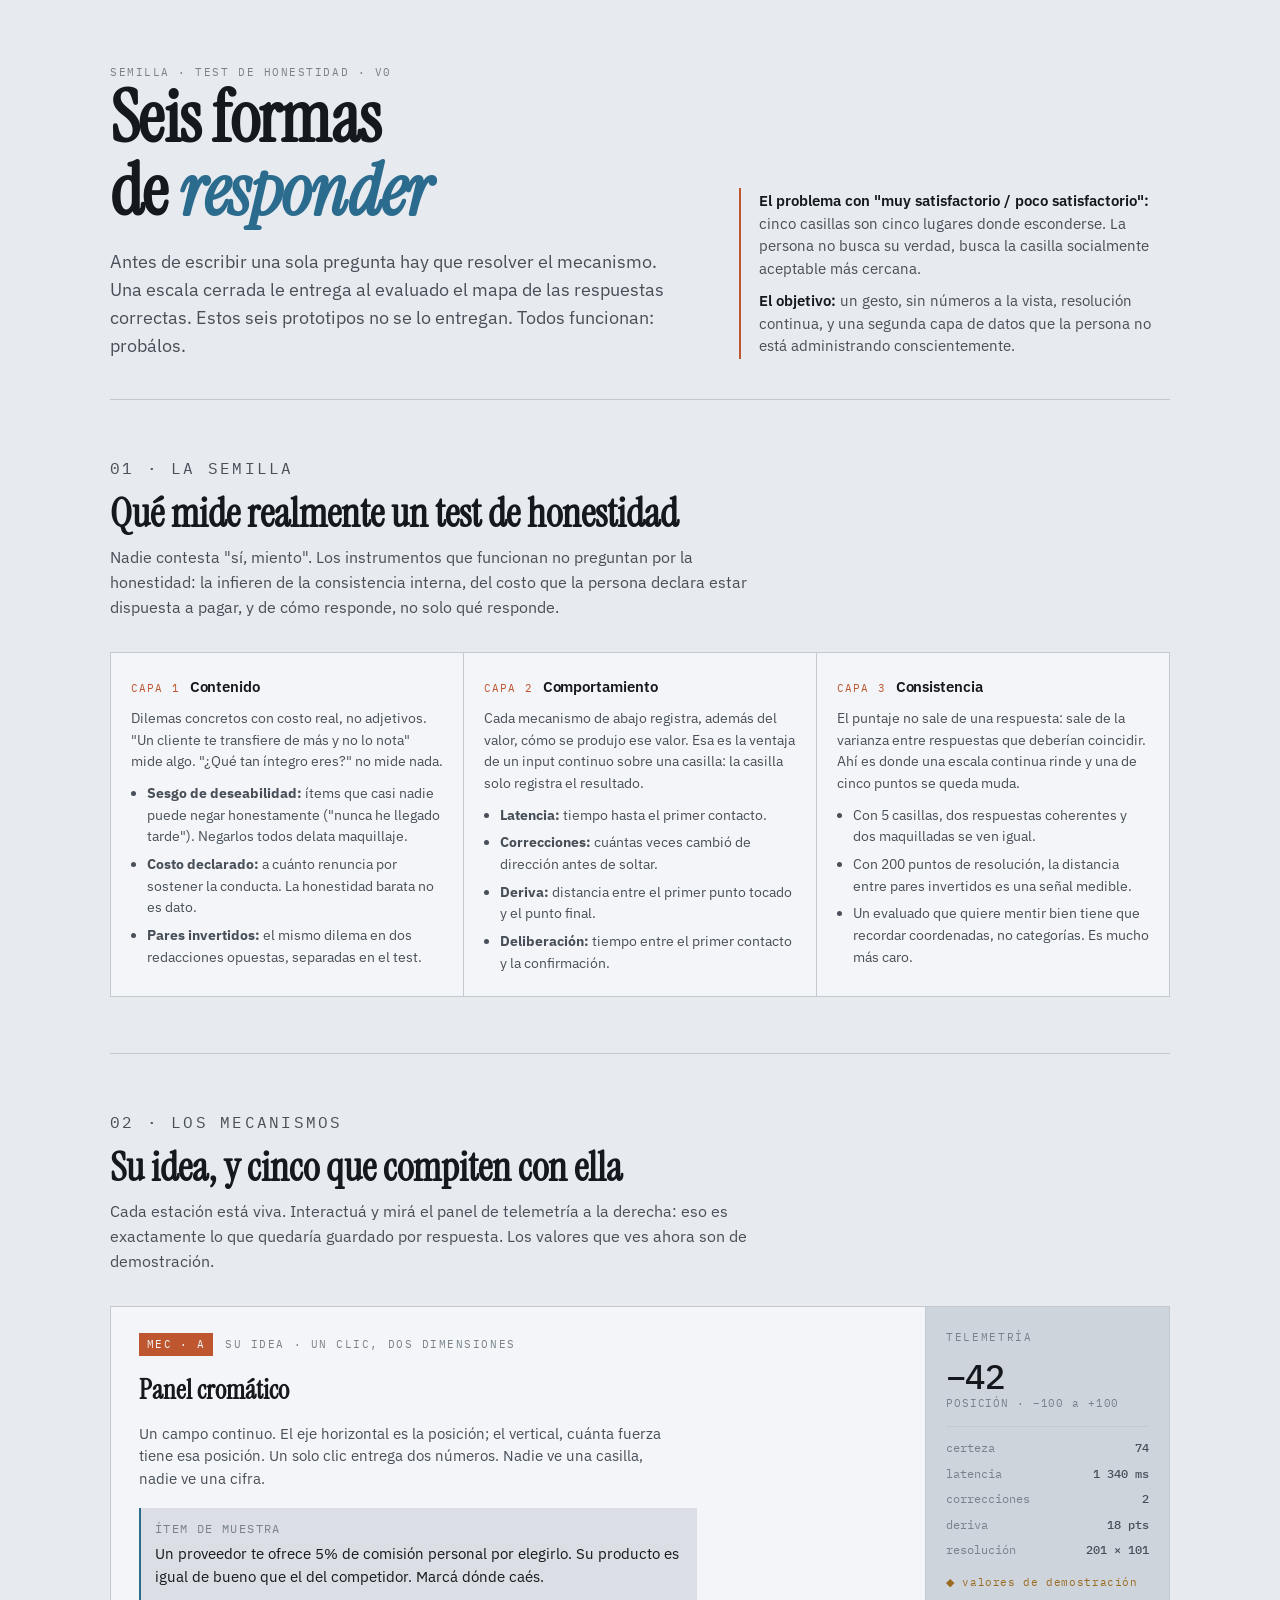
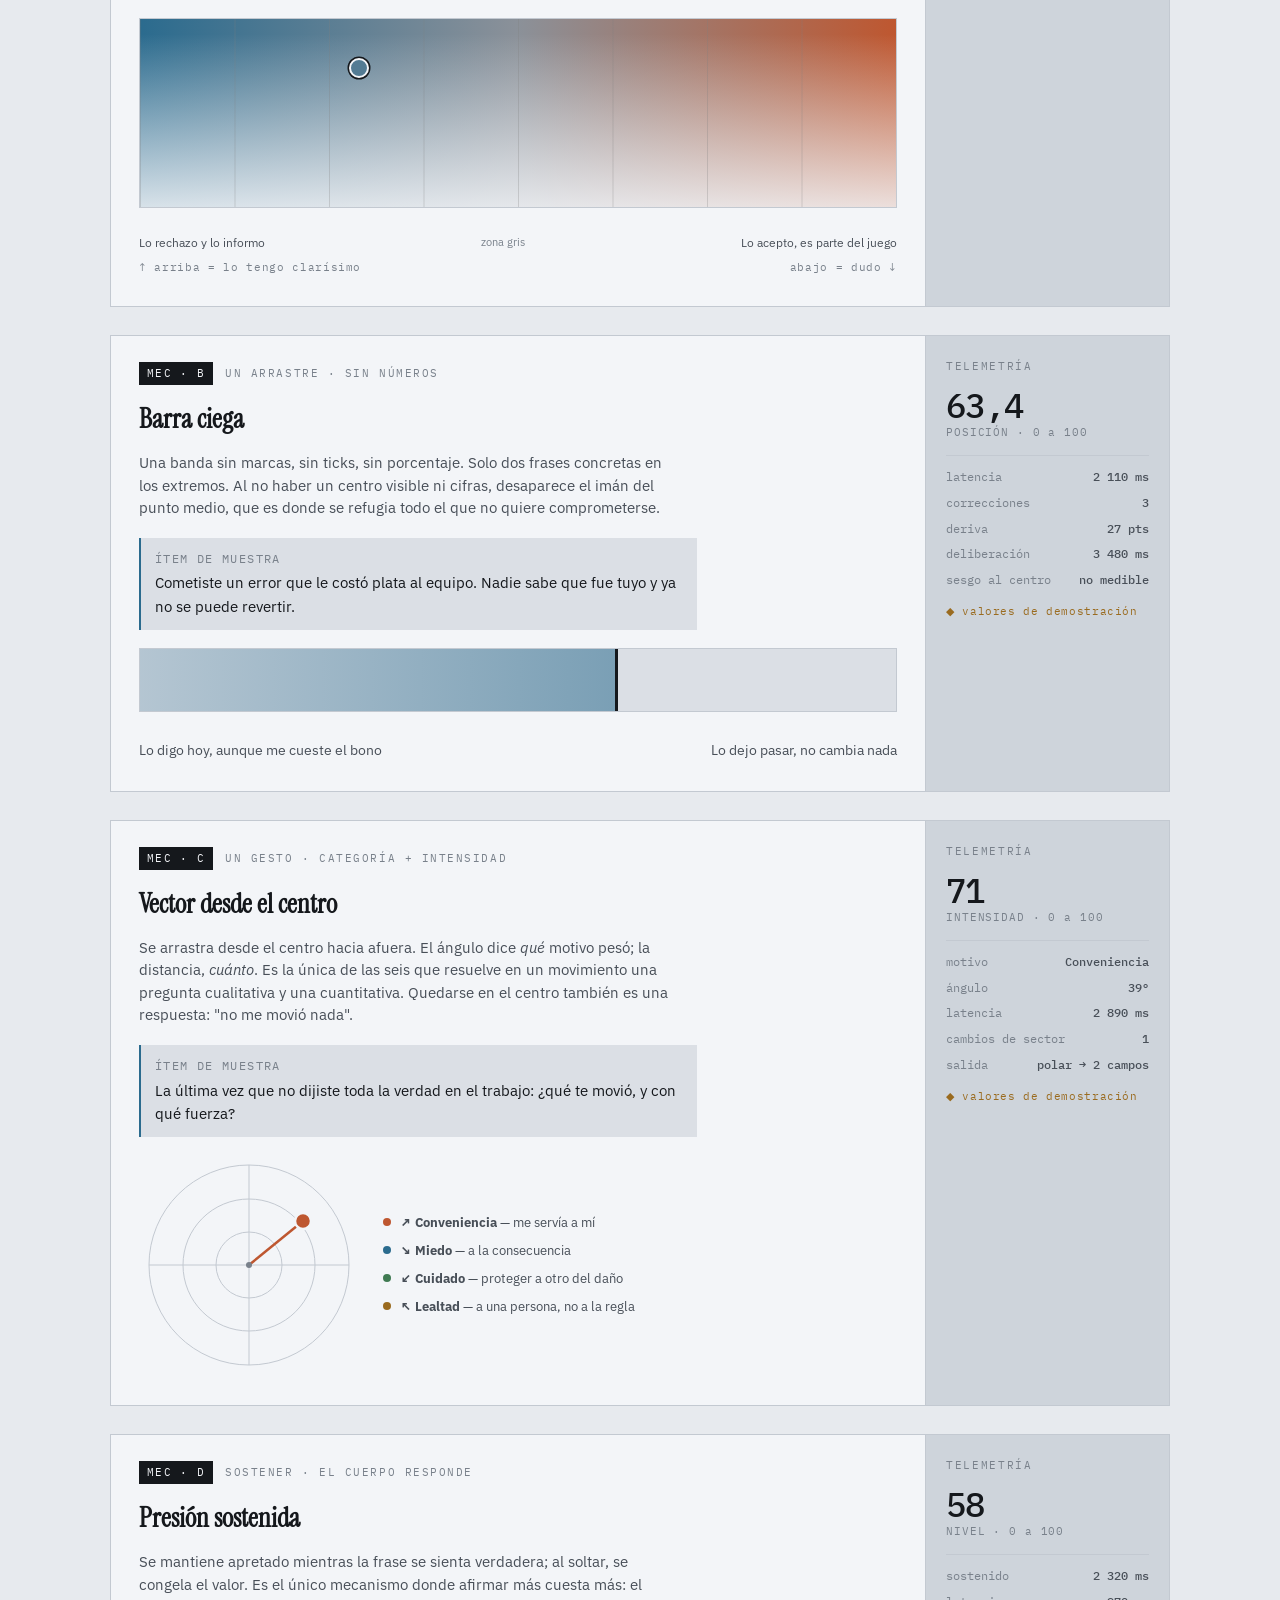
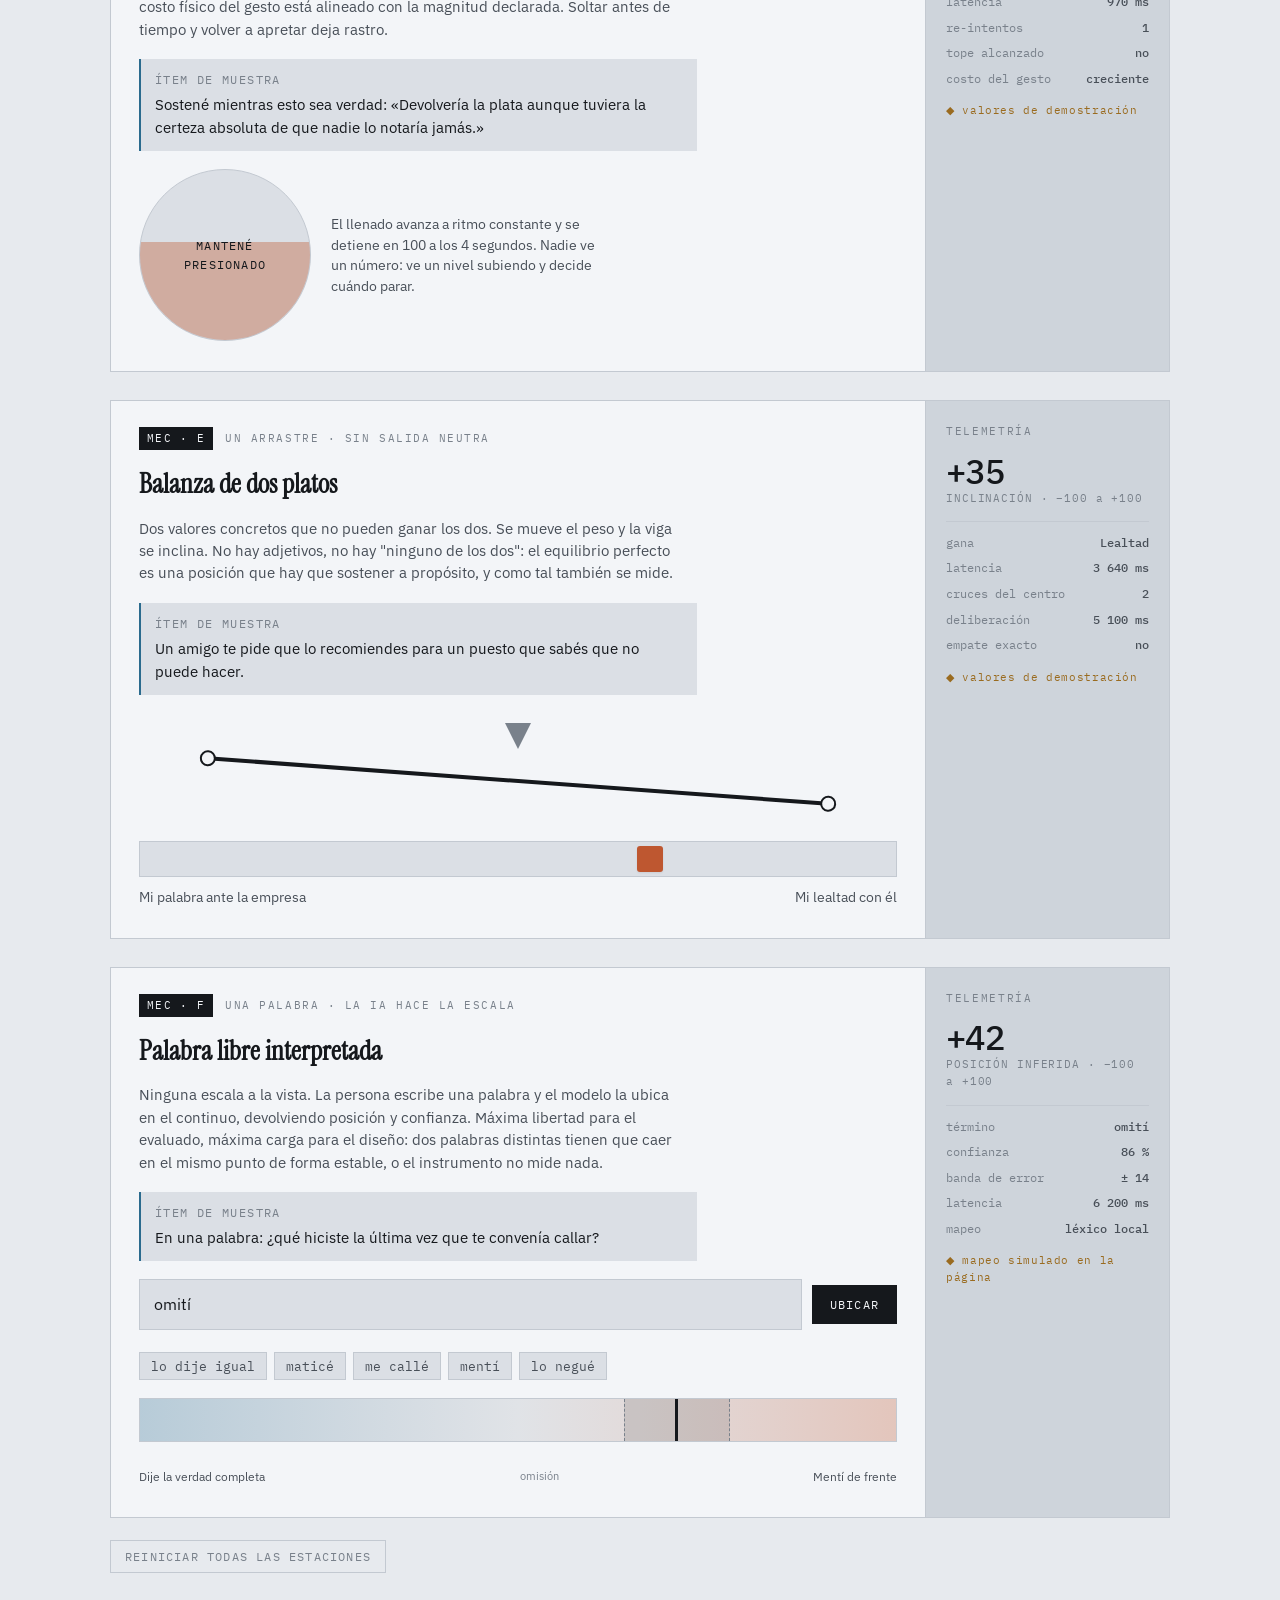
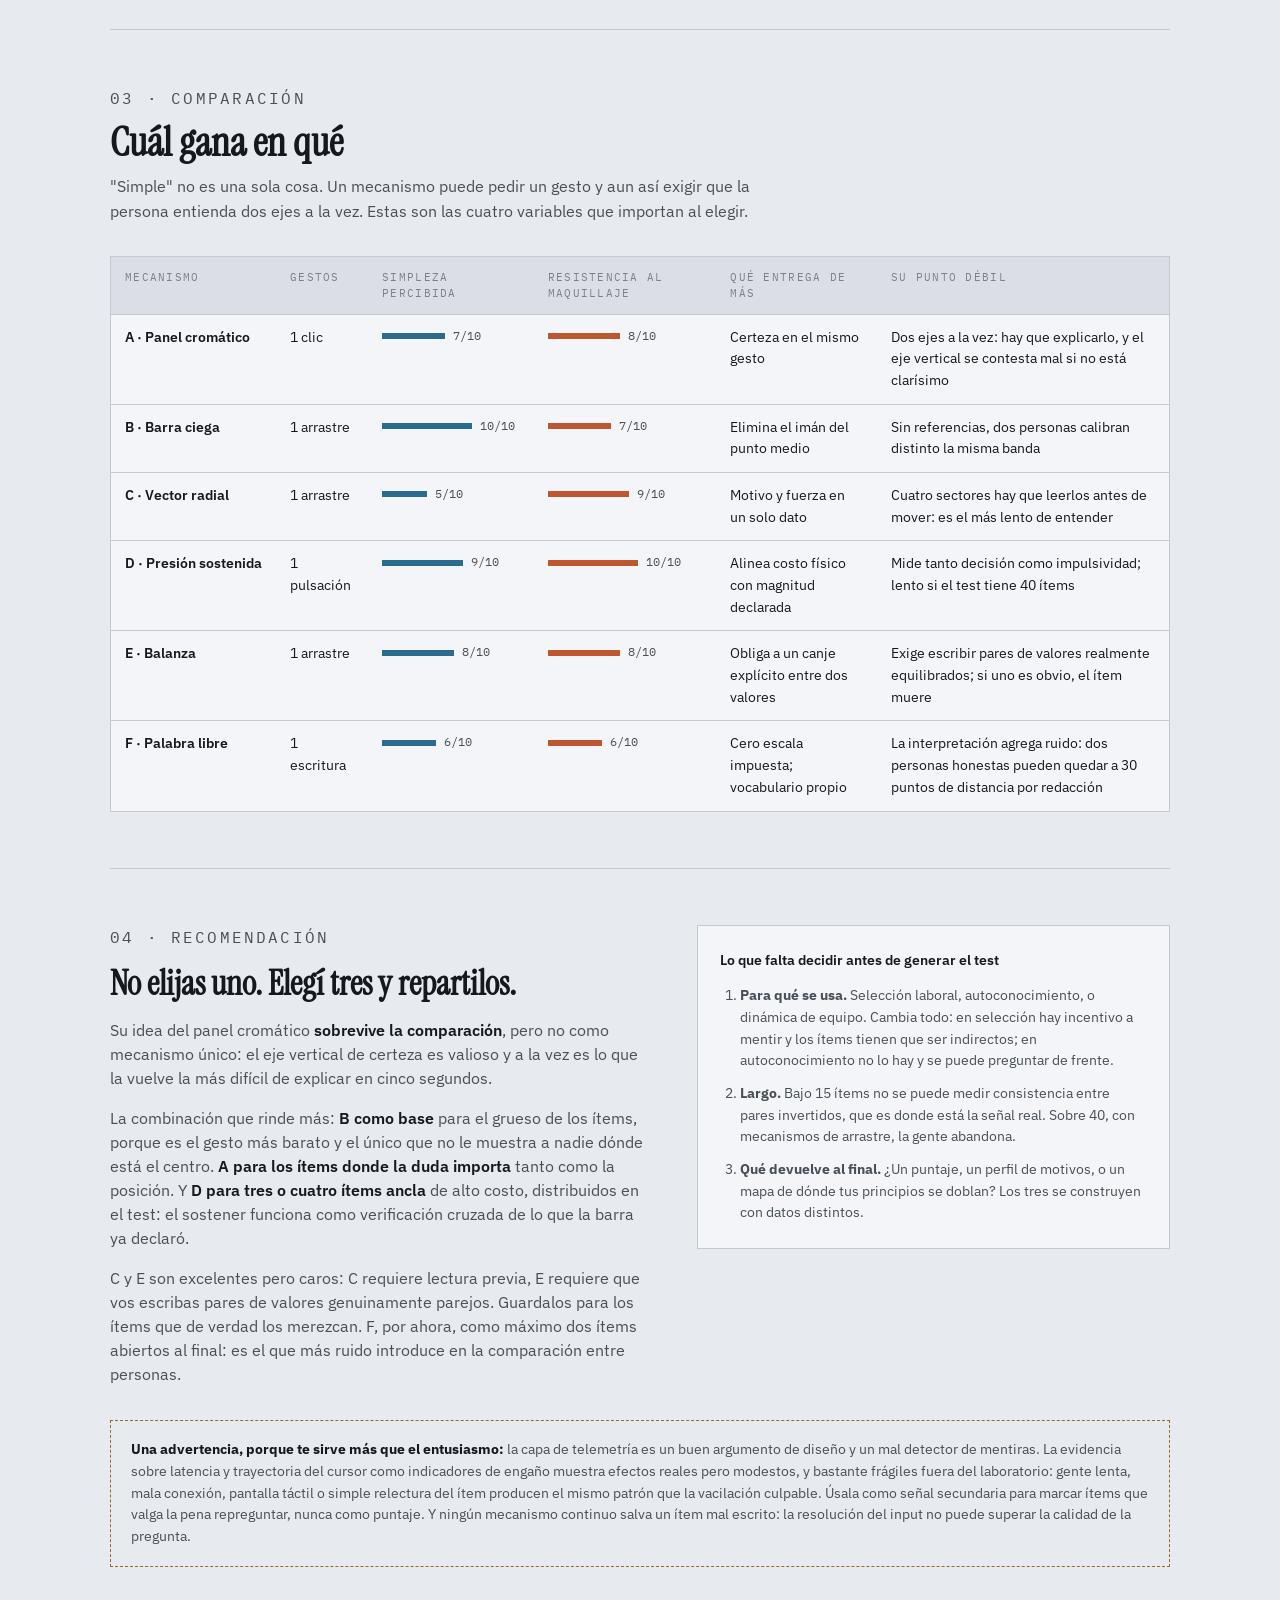
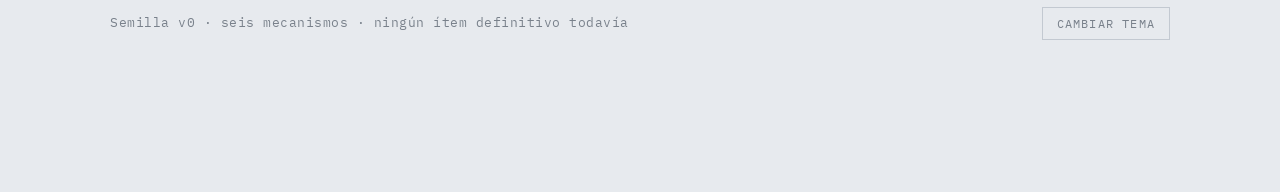
<file: Test/seis-formas-de-responder.html>
<!doctype html>
<html lang="es">
<head>
<meta charset="utf-8">
<meta name="viewport" content="width=device-width, initial-scale=1">
<title>Seis Formas de Responder</title>
<link rel="preconnect" href="https://fonts.googleapis.com">
<link rel="preconnect" href="https://fonts.gstatic.com" crossorigin>
<link rel="stylesheet" href="https://fonts.googleapis.com/css2?family=Instrument+Serif:ital@0;1&family=IBM+Plex+Mono:wght@400;500&family=IBM+Plex+Sans:wght@400;500;600&display=swap">
<style>html{color-scheme:light dark}body{margin:0}img{max-width:100%}[hidden]{display:none!important}</style>
</head>
<body>
<style>
:root{
  --ground:#E7EAEE; --surface:#F3F5F8; --surface-2:#DBDFE5; --sunken:#CED4DB;
  --ink:#15181C; --ink-2:#484F58; --ink-3:#79818B; --line:#C3C9D1;
  --cold:#2B6B8E; --warm:#BE5730; --mid:#8B9199;
  --ok:#3F7A52; --warn:#9A6B1F;
  --shadow:0 1px 2px rgba(20,25,32,.08), 0 8px 24px -16px rgba(20,25,32,.35);
}
@media (prefers-color-scheme: dark){
  :root:not([data-theme="light"]){
    --ground:#121519; --surface:#191D22; --surface-2:#222831; --sunken:#0C0F12;
    --ink:#E5E9ED; --ink-2:#A6AEB7; --ink-3:#737B85; --line:#2C333C;
    --cold:#5FA8CA; --warm:#E0825A; --mid:#79818B;
    --ok:#68A87C; --warn:#C9A055;
    --shadow:0 1px 2px rgba(0,0,0,.4), 0 8px 24px -16px rgba(0,0,0,.8);
  }
}
:root[data-theme="dark"]{
  --ground:#121519; --surface:#191D22; --surface-2:#222831; --sunken:#0C0F12;
  --ink:#E5E9ED; --ink-2:#A6AEB7; --ink-3:#737B85; --line:#2C333C;
  --cold:#5FA8CA; --warm:#E0825A; --mid:#79818B;
  --ok:#68A87C; --warn:#C9A055;
  --shadow:0 1px 2px rgba(0,0,0,.4), 0 8px 24px -16px rgba(0,0,0,.8);
}

*{box-sizing:border-box}
body{
  background:var(--ground); color:var(--ink);
  font-family:"IBM Plex Sans", ui-sans-serif, system-ui, sans-serif;
  font-size:16px; line-height:1.55;
  -webkit-font-smoothing:antialiased;
  padding:0 20px 96px;
}
.wrap{max-width:1060px; margin:0 auto}
h1,h2,h3{text-wrap:balance; margin:0}
.serif{font-family:"Instrument Serif", Georgia, "Times New Roman", serif; font-weight:400; letter-spacing:.01em}
.mono{font-family:"IBM Plex Mono", ui-monospace, "SF Mono", Menlo, monospace}
.eyebrow{
  font-family:"IBM Plex Mono", monospace; font-size:11px; letter-spacing:.14em;
  text-transform:uppercase; color:var(--ink-3);
}
p{margin:0}
a{color:var(--cold)}
:focus-visible{outline:2px solid var(--cold); outline-offset:3px; border-radius:2px}

/* ---------- cabecera ---------- */
header{padding:64px 0 40px; border-bottom:1px solid var(--line)}
.h-grid{display:grid; grid-template-columns:1.35fr 1fr; gap:48px; align-items:end}
h1{font-family:"Instrument Serif", Georgia, serif; font-size:clamp(42px,6vw,72px); line-height:1.02; letter-spacing:-.01em}
h1 em{font-style:italic; color:var(--cold)}
.lede{margin-top:20px; font-size:18px; color:var(--ink-2); max-width:52ch}
.premisa{
  border-left:2px solid var(--warm); padding:2px 0 2px 18px;
  font-size:14.5px; color:var(--ink-2); display:flex; flex-direction:column; gap:10px;
}
.premisa b{color:var(--ink); font-weight:600}

/* ---------- secciones ---------- */
section{padding:56px 0; border-bottom:1px solid var(--line)}
.sec-head{display:flex; flex-direction:column; gap:10px; margin-bottom:32px; max-width:66ch}
.sec-head h2{font-family:"Instrument Serif",Georgia,serif; font-size:clamp(28px,3.4vw,40px); line-height:1.1}
.sec-head p{color:var(--ink-2); font-size:16px}

/* ---------- semilla ---------- */
.semilla{display:grid; grid-template-columns:repeat(3,1fr); gap:1px; background:var(--line); border:1px solid var(--line)}
.sem-cell{background:var(--surface); padding:22px 20px; display:flex; flex-direction:column; gap:10px}
.sem-cell h3{font-size:15px; font-weight:600; letter-spacing:-.005em}
.sem-cell p{font-size:14px; color:var(--ink-2)}
.sem-cell ul{margin:0; padding-left:16px; font-size:14px; color:var(--ink-2); display:flex; flex-direction:column; gap:6px}
.capa{display:flex; align-items:baseline; gap:10px}
.capa .k{font-family:"IBM Plex Mono",monospace; font-size:11px; color:var(--warm); letter-spacing:.1em}

/* ---------- estación ---------- */
.estaciones{display:flex; flex-direction:column; gap:28px}
.est{
  background:var(--surface); border:1px solid var(--line);
  display:grid; grid-template-columns:minmax(0,1fr) 244px;
}
.est-main{padding:26px 28px 30px; display:flex; flex-direction:column; gap:18px; min-width:0}
.est-tag{display:flex; align-items:center; gap:12px; flex-wrap:wrap}
.est-code{
  font-family:"IBM Plex Mono",monospace; font-size:11px; letter-spacing:.12em;
  color:var(--surface); background:var(--ink); padding:3px 8px;
}
.est-code.suya{background:var(--warm)}
.est-main h3{font-family:"Instrument Serif",Georgia,serif; font-size:27px; line-height:1.15}
.est-desc{font-size:14.5px; color:var(--ink-2); max-width:60ch}
.pregunta{
  font-size:15px; color:var(--ink); background:var(--surface-2);
  padding:12px 14px; border-left:2px solid var(--cold); max-width:62ch;
}
.pregunta span{display:block; font-size:11.5px; letter-spacing:.12em; text-transform:uppercase; color:var(--ink-3); font-family:"IBM Plex Mono",monospace; margin-bottom:4px}

/* telemetría */
.tele{
  background:var(--sunken); border-left:1px solid var(--line);
  padding:22px 20px; display:flex; flex-direction:column; gap:14px;
  font-family:"IBM Plex Mono",monospace;
}
.tele-title{font-size:10.5px; letter-spacing:.16em; text-transform:uppercase; color:var(--ink-3)}
.tele-main{display:flex; flex-direction:column; gap:2px}
.tele-val{font-size:34px; line-height:1; font-weight:500; font-variant-numeric:tabular-nums; letter-spacing:-.02em}
.tele-unit{font-size:11px; color:var(--ink-3); letter-spacing:.08em}
.tele-rows{display:flex; flex-direction:column; gap:7px; border-top:1px solid var(--line); padding-top:12px}
.tele-row{display:flex; justify-content:space-between; align-items:baseline; gap:8px; font-size:12px}
.tele-row .k{color:var(--ink-3)}
.tele-row .v{font-variant-numeric:tabular-nums; color:var(--ink-2); font-weight:500; text-align:right}
.demo{font-size:10.5px; color:var(--warn); letter-spacing:.06em}

/* ---------- A: panel cromático ---------- */
.panel{
  position:relative; width:100%; height:190px; cursor:crosshair; touch-action:none;
  border:1px solid var(--line); overflow:hidden; user-select:none;
}
.panel-bg{position:absolute; inset:0; background:linear-gradient(90deg, var(--cold) 0%, var(--mid) 50%, var(--warm) 100%)}
.panel-fade{position:absolute; inset:0; background:linear-gradient(180deg, rgba(0,0,0,0) 0%, rgba(0,0,0,0) 8%, var(--surface) 100%); opacity:.86}
.panel-grid{position:absolute; inset:0; background-image:linear-gradient(90deg, rgba(127,127,127,.28) 1px, transparent 1px); background-size:12.5% 100%}
.mark{position:absolute; width:20px; height:20px; margin:-10px 0 0 -10px; border-radius:50%; border:2px solid var(--surface); box-shadow:0 0 0 1.5px var(--ink); pointer-events:none; transition:none}
.axis-lbl{display:flex; justify-content:space-between; font-size:12px; color:var(--ink-2); margin-top:8px}
.axis-lbl .mid-lbl{color:var(--ink-3); font-size:11px}
.axis-y{display:flex; justify-content:space-between; font-size:11px; color:var(--ink-3); font-family:"IBM Plex Mono",monospace; letter-spacing:.06em; margin-top:6px}

/* ---------- B: barra ciega ---------- */
.ciega{position:relative; height:64px; background:var(--surface-2); border:1px solid var(--line); cursor:ew-resize; touch-action:none; user-select:none; overflow:hidden}
.ciega-fill{position:absolute; inset:0 auto 0 0; background:linear-gradient(90deg, color-mix(in srgb, var(--cold) 22%, transparent), color-mix(in srgb, var(--cold) 55%, transparent))}
.ciega-hand{position:absolute; top:0; bottom:0; width:3px; margin-left:-1.5px; background:var(--ink)}
.polos{display:flex; justify-content:space-between; gap:20px; margin-top:10px; font-size:13.5px; color:var(--ink-2)}
.polos span{max-width:38%}
.polos span:last-child{text-align:right}

/* ---------- C: vector radial ---------- */
.radial-wrap{display:flex; gap:24px; align-items:center; flex-wrap:wrap}
.radial{position:relative; width:220px; height:220px; flex:none; touch-action:none; user-select:none; cursor:crosshair}
.radial svg{display:block; width:100%; height:100%}
.radial-legend{display:flex; flex-direction:column; gap:8px; font-size:13px; color:var(--ink-2); min-width:180px}
.radial-legend div{display:flex; gap:9px; align-items:baseline}
.radial-legend .dot{width:8px; height:8px; flex:none; border-radius:50%; transform:translateY(-1px)}

/* ---------- D: presión ---------- */
.presion{display:flex; gap:20px; align-items:center; flex-wrap:wrap}
.hold{
  position:relative; width:172px; height:172px; border-radius:50%; border:1px solid var(--line);
  background:var(--surface-2); color:var(--ink); cursor:pointer; touch-action:none; user-select:none;
  overflow:hidden; display:grid; place-items:center; padding:0; font:inherit;
}
.hold-fill{position:absolute; left:0; right:0; bottom:0; height:0%; background:color-mix(in srgb, var(--warm) 38%, transparent)}
.hold-lbl{position:relative; font-family:"IBM Plex Mono",monospace; font-size:12px; letter-spacing:.1em; text-transform:uppercase; text-align:center; line-height:1.6}
.presion-note{font-size:13.5px; color:var(--ink-2); max-width:34ch}

/* ---------- E: balanza ---------- */
.balanza{padding:8px 0 0}
.beam-box{height:120px; position:relative; display:grid; place-items:center}
.beam{width:82%; height:4px; background:var(--ink); transform-origin:center; position:relative}
.pan{position:absolute; top:-6px; width:16px; height:16px; border-radius:50%; background:var(--surface); border:2px solid var(--ink)}
.pan.l{left:-8px} .pan.r{right:-8px}
.pivot{position:absolute; left:50%; top:2px; width:0; height:0; margin-left:-13px; border-left:13px solid transparent; border-right:13px solid transparent; border-top:26px solid var(--ink-3)}
.rail{position:relative; height:36px; background:var(--surface-2); border:1px solid var(--line); cursor:ew-resize; touch-action:none; user-select:none}
.peso{position:absolute; top:50%; width:26px; height:26px; margin:-13px 0 0 -13px; background:var(--warm); border-radius:3px; box-shadow:var(--shadow)}

/* ---------- F: palabra ---------- */
.palabra{display:flex; gap:10px; flex-wrap:wrap; align-items:center}
.palabra input{
  flex:1 1 280px; min-width:0; font:inherit; font-size:16px; padding:12px 14px;
  background:var(--surface-2); border:1px solid var(--line); color:var(--ink);
}
.palabra button, .reset{
  font-family:"IBM Plex Mono",monospace; font-size:12px; letter-spacing:.1em; text-transform:uppercase;
  padding:12px 18px; background:var(--ink); color:var(--surface); border:none; cursor:pointer;
}
.palabra button:hover, .reset:hover{background:var(--cold)}
.sugerencias{display:flex; gap:7px; flex-wrap:wrap; margin-top:4px}
.chip{font-size:12.5px; padding:5px 11px; background:var(--surface-2); border:1px solid var(--line); color:var(--ink-2); cursor:pointer; font-family:"IBM Plex Mono",monospace}
.chip:hover{border-color:var(--cold); color:var(--ink)}
.mapa{position:relative; height:44px; border:1px solid var(--line); background:linear-gradient(90deg, color-mix(in srgb,var(--cold) 30%, transparent), color-mix(in srgb,var(--mid) 18%, transparent), color-mix(in srgb,var(--warm) 30%, transparent))}
.mapa-mark{position:absolute; top:0; bottom:0; width:3px; margin-left:-1.5px; background:var(--ink)}
.mapa-band{position:absolute; top:0; bottom:0; background:color-mix(in srgb, var(--ink) 12%, transparent); border-left:1px dashed var(--ink-3); border-right:1px dashed var(--ink-3)}

/* ---------- tabla ---------- */
.tabla-scroll{overflow-x:auto; border:1px solid var(--line)}
table{border-collapse:collapse; width:100%; min-width:760px; background:var(--surface); font-size:14px}
th,td{padding:12px 14px; text-align:left; border-bottom:1px solid var(--line); vertical-align:top}
thead th{font-family:"IBM Plex Mono",monospace; font-size:10.5px; letter-spacing:.12em; text-transform:uppercase; color:var(--ink-3); font-weight:400; background:var(--surface-2)}
tbody tr:last-child td{border-bottom:none}
td.nom{font-weight:600; white-space:nowrap}
.bar{display:flex; align-items:center; gap:8px; font-family:"IBM Plex Mono",monospace; font-size:12px; font-variant-numeric:tabular-nums; color:var(--ink-2)}
.bar i{display:block; height:6px; background:var(--cold); flex:none}
.bar i.w{background:var(--warm)}

/* ---------- cierre ---------- */
.cierre{display:grid; grid-template-columns:1.15fr 1fr; gap:44px; align-items:start}
.veredicto{display:flex; flex-direction:column; gap:16px}
.veredicto h2{font-family:"Instrument Serif",Georgia,serif; font-size:34px; line-height:1.1}
.veredicto p{color:var(--ink-2); font-size:15.5px}
.veredicto .clave{color:var(--ink); font-weight:600}
.decidir{background:var(--surface); border:1px solid var(--line); padding:24px 22px; display:flex; flex-direction:column; gap:14px}
.decidir h3{font-size:14px; font-weight:600}
.decidir ol{margin:0; padding-left:20px; display:flex; flex-direction:column; gap:11px; font-size:14px; color:var(--ink-2)}
.honesto{margin-top:34px; padding:18px 20px; border:1px dashed var(--warn); font-size:14px; color:var(--ink-2)}
.honesto b{color:var(--ink)}

.reset{background:transparent; color:var(--ink-3); border:1px solid var(--line); padding:8px 14px}
.reset:hover{background:transparent; color:var(--ink); border-color:var(--ink-3)}
.foot{padding-top:40px; display:flex; justify-content:space-between; align-items:center; gap:20px; flex-wrap:wrap}
.foot p{font-size:12.5px; color:var(--ink-3); font-family:"IBM Plex Mono",monospace; letter-spacing:.04em}

@media (max-width:880px){
  .h-grid{grid-template-columns:1fr; gap:28px; align-items:start}
  .est{grid-template-columns:1fr}
  .tele{border-left:none; border-top:1px solid var(--line)}
  .semilla{grid-template-columns:1fr}
  .cierre{grid-template-columns:1fr; gap:32px}
}
@media (prefers-reduced-motion: reduce){*{transition:none !important; animation:none !important}}
</style>

<div class="wrap">

<header>
  <div class="h-grid">
    <div>
      <p class="eyebrow">Semilla · Test de honestidad · v0</p>
      <h1>Seis formas<br>de <em>responder</em></h1>
      <p class="lede">Antes de escribir una sola pregunta hay que resolver el mecanismo. Una escala cerrada le entrega al evaluado el mapa de las respuestas correctas. Estos seis prototipos no se lo entregan. Todos funcionan: probálos.</p>
    </div>
    <div class="premisa">
      <p><b>El problema con "muy satisfactorio / poco satisfactorio":</b> cinco casillas son cinco lugares donde esconderse. La persona no busca su verdad, busca la casilla socialmente aceptable más cercana.</p>
      <p><b>El objetivo:</b> un gesto, sin números a la vista, resolución continua, y una segunda capa de datos que la persona no está administrando conscientemente.</p>
    </div>
  </div>
</header>

<section id="semilla">
  <div class="sec-head">
    <p class="eyebrow">01 · La semilla</p>
    <h2>Qué mide realmente un test de honestidad</h2>
    <p>Nadie contesta "sí, miento". Los instrumentos que funcionan no preguntan por la honestidad: la infieren de la consistencia interna, del costo que la persona declara estar dispuesta a pagar, y de cómo responde, no solo qué responde.</p>
  </div>
  <div class="semilla">
    <div class="sem-cell">
      <div class="capa"><span class="k">CAPA 1</span><h3>Contenido</h3></div>
      <p>Dilemas concretos con costo real, no adjetivos. "Un cliente te transfiere de más y no lo nota" mide algo. "¿Qué tan íntegro eres?" no mide nada.</p>
      <ul>
        <li><b>Sesgo de deseabilidad:</b> ítems que casi nadie puede negar honestamente ("nunca he llegado tarde"). Negarlos todos delata maquillaje.</li>
        <li><b>Costo declarado:</b> a cuánto renuncia por sostener la conducta. La honestidad barata no es dato.</li>
        <li><b>Pares invertidos:</b> el mismo dilema en dos redacciones opuestas, separadas en el test.</li>
      </ul>
    </div>
    <div class="sem-cell">
      <div class="capa"><span class="k">CAPA 2</span><h3>Comportamiento</h3></div>
      <p>Cada mecanismo de abajo registra, además del valor, cómo se produjo ese valor. Esa es la ventaja de un input continuo sobre una casilla: la casilla solo registra el resultado.</p>
      <ul>
        <li><b>Latencia:</b> tiempo hasta el primer contacto.</li>
        <li><b>Correcciones:</b> cuántas veces cambió de dirección antes de soltar.</li>
        <li><b>Deriva:</b> distancia entre el primer punto tocado y el punto final.</li>
        <li><b>Deliberación:</b> tiempo entre el primer contacto y la confirmación.</li>
      </ul>
    </div>
    <div class="sem-cell">
      <div class="capa"><span class="k">CAPA 3</span><h3>Consistencia</h3></div>
      <p>El puntaje no sale de una respuesta: sale de la varianza entre respuestas que deberían coincidir. Ahí es donde una escala continua rinde y una de cinco puntos se queda muda.</p>
      <ul>
        <li>Con 5 casillas, dos respuestas coherentes y dos maquilladas se ven igual.</li>
        <li>Con 200 puntos de resolución, la distancia entre pares invertidos es una señal medible.</li>
        <li>Un evaluado que quiere mentir bien tiene que recordar coordenadas, no categorías. Es mucho más caro.</li>
      </ul>
    </div>
  </div>
</section>

<section id="mecanismos">
  <div class="sec-head">
    <p class="eyebrow">02 · Los mecanismos</p>
    <h2>Su idea, y cinco que compiten con ella</h2>
    <p>Cada estación está viva. Interactuá y mirá el panel de telemetría a la derecha: eso es exactamente lo que quedaría guardado por respuesta. Los valores que ves ahora son de demostración.</p>
  </div>

  <div class="estaciones">

    <!-- A -->
    <article class="est" data-est="A">
      <div class="est-main">
        <div class="est-tag"><span class="est-code suya">MEC · A</span><span class="eyebrow">Su idea · un clic, dos dimensiones</span></div>
        <h3>Panel cromático</h3>
        <p class="est-desc">Un campo continuo. El eje horizontal es la posición; el vertical, cuánta fuerza tiene esa posición. Un solo clic entrega dos números. Nadie ve una casilla, nadie ve una cifra.</p>
        <div class="pregunta"><span>Ítem de muestra</span>Un proveedor te ofrece 5% de comisión personal por elegirlo. Su producto es igual de bueno que el del competidor. Marcá dónde caés.</div>
        <div class="panel" data-panel tabindex="0" role="slider" aria-label="Panel de respuesta bidimensional" aria-valuemin="-100" aria-valuemax="100" aria-valuenow="-42">
          <div class="panel-bg"></div><div class="panel-fade"></div><div class="panel-grid"></div>
          <div class="mark" data-mark style="left:29%; top:26%; background:color-mix(in srgb, var(--cold) 58%, var(--mid))"></div>
        </div>
        <div>
          <div class="axis-lbl"><span>Lo rechazo y lo informo</span><span class="mid-lbl">zona gris</span><span>Lo acepto, es parte del juego</span></div>
          <div class="axis-y"><span>↑ arriba = lo tengo clarísimo</span><span>abajo = dudo ↓</span></div>
        </div>
      </div>
      <aside class="tele">
        <p class="tele-title">Telemetría</p>
        <div class="tele-main"><div class="tele-val" data-out="x">−42</div><div class="tele-unit">POSICIÓN · −100 a +100</div></div>
        <div class="tele-rows">
          <div class="tele-row"><span class="k">certeza</span><span class="v" data-out="y">74</span></div>
          <div class="tele-row"><span class="k">latencia</span><span class="v" data-out="lat">1 340 ms</span></div>
          <div class="tele-row"><span class="k">correcciones</span><span class="v" data-out="corr">2</span></div>
          <div class="tele-row"><span class="k">deriva</span><span class="v" data-out="drift">18 pts</span></div>
          <div class="tele-row"><span class="k">resolución</span><span class="v">201 × 101</span></div>
        </div>
        <p class="demo" data-demo>◆ valores de demostración</p>
      </aside>
    </article>

    <!-- B -->
    <article class="est" data-est="B">
      <div class="est-main">
        <div class="est-tag"><span class="est-code">MEC · B</span><span class="eyebrow">Un arrastre · sin números</span></div>
        <h3>Barra ciega</h3>
        <p class="est-desc">Una banda sin marcas, sin ticks, sin porcentaje. Solo dos frases concretas en los extremos. Al no haber un centro visible ni cifras, desaparece el imán del punto medio, que es donde se refugia todo el que no quiere comprometerse.</p>
        <div class="pregunta"><span>Ítem de muestra</span>Cometiste un error que le costó plata al equipo. Nadie sabe que fue tuyo y ya no se puede revertir.</div>
        <div class="ciega" data-ciega tabindex="0" role="slider" aria-label="Barra continua sin marcas" aria-valuemin="0" aria-valuemax="100" aria-valuenow="63">
          <div class="ciega-fill" data-fill style="width:63%"></div>
          <div class="ciega-hand" data-hand style="left:63%"></div>
        </div>
        <div class="polos"><span>Lo digo hoy, aunque me cueste el bono</span><span>Lo dejo pasar, no cambia nada</span></div>
      </div>
      <aside class="tele">
        <p class="tele-title">Telemetría</p>
        <div class="tele-main"><div class="tele-val" data-out="x">63,4</div><div class="tele-unit">POSICIÓN · 0 a 100</div></div>
        <div class="tele-rows">
          <div class="tele-row"><span class="k">latencia</span><span class="v" data-out="lat">2 110 ms</span></div>
          <div class="tele-row"><span class="k">correcciones</span><span class="v" data-out="corr">3</span></div>
          <div class="tele-row"><span class="k">deriva</span><span class="v" data-out="drift">27 pts</span></div>
          <div class="tele-row"><span class="k">deliberación</span><span class="v" data-out="dwell">3 480 ms</span></div>
          <div class="tele-row"><span class="k">sesgo al centro</span><span class="v">no medible</span></div>
        </div>
        <p class="demo" data-demo>◆ valores de demostración</p>
      </aside>
    </article>

    <!-- C -->
    <article class="est" data-est="C">
      <div class="est-main">
        <div class="est-tag"><span class="est-code">MEC · C</span><span class="eyebrow">Un gesto · categoría + intensidad</span></div>
        <h3>Vector desde el centro</h3>
        <p class="est-desc">Se arrastra desde el centro hacia afuera. El ángulo dice <em>qué</em> motivo pesó; la distancia, <em>cuánto</em>. Es la única de las seis que resuelve en un movimiento una pregunta cualitativa y una cuantitativa. Quedarse en el centro también es una respuesta: "no me movió nada".</p>
        <div class="pregunta"><span>Ítem de muestra</span>La última vez que no dijiste toda la verdad en el trabajo: ¿qué te movió, y con qué fuerza?</div>
        <div class="radial-wrap">
          <div class="radial" data-radial tabindex="0" role="application" aria-label="Vector de motivo e intensidad">
            <svg viewBox="0 0 220 220" aria-hidden="true">
              <circle cx="110" cy="110" r="100" fill="none" stroke="var(--line)"></circle>
              <circle cx="110" cy="110" r="66" fill="none" stroke="var(--line)"></circle>
              <circle cx="110" cy="110" r="33" fill="none" stroke="var(--line)"></circle>
              <line x1="110" y1="10" x2="110" y2="210" stroke="var(--line)"></line>
              <line x1="10" y1="110" x2="210" y2="110" stroke="var(--line)"></line>
              <line data-vec x1="110" y1="110" x2="164" y2="66" stroke="var(--warm)" stroke-width="2.5"></line>
              <circle data-dot cx="164" cy="66" r="8" fill="var(--warm)" stroke="var(--surface)" stroke-width="2.5"></circle>
              <circle cx="110" cy="110" r="3" fill="var(--ink-3)"></circle>
            </svg>
          </div>
          <div class="radial-legend">
            <div><span class="dot" style="background:var(--warm)"></span><span><b>↗ Conveniencia</b> — me servía a mí</span></div>
            <div><span class="dot" style="background:var(--cold)"></span><span><b>↘ Miedo</b> — a la consecuencia</span></div>
            <div><span class="dot" style="background:var(--ok)"></span><span><b>↙ Cuidado</b> — proteger a otro del daño</span></div>
            <div><span class="dot" style="background:var(--warn)"></span><span><b>↖ Lealtad</b> — a una persona, no a la regla</span></div>
          </div>
        </div>
      </div>
      <aside class="tele">
        <p class="tele-title">Telemetría</p>
        <div class="tele-main"><div class="tele-val" data-out="x">71</div><div class="tele-unit">INTENSIDAD · 0 a 100</div></div>
        <div class="tele-rows">
          <div class="tele-row"><span class="k">motivo</span><span class="v" data-out="cat">Conveniencia</span></div>
          <div class="tele-row"><span class="k">ángulo</span><span class="v" data-out="ang">39°</span></div>
          <div class="tele-row"><span class="k">latencia</span><span class="v" data-out="lat">2 890 ms</span></div>
          <div class="tele-row"><span class="k">cambios de sector</span><span class="v" data-out="corr">1</span></div>
          <div class="tele-row"><span class="k">salida</span><span class="v">polar → 2 campos</span></div>
        </div>
        <p class="demo" data-demo>◆ valores de demostración</p>
      </aside>
    </article>

    <!-- D -->
    <article class="est" data-est="D">
      <div class="est-main">
        <div class="est-tag"><span class="est-code">MEC · D</span><span class="eyebrow">Sostener · el cuerpo responde</span></div>
        <h3>Presión sostenida</h3>
        <p class="est-desc">Se mantiene apretado mientras la frase se sienta verdadera; al soltar, se congela el valor. Es el único mecanismo donde afirmar más cuesta más: el costo físico del gesto está alineado con la magnitud declarada. Soltar antes de tiempo y volver a apretar deja rastro.</p>
        <div class="pregunta"><span>Ítem de muestra</span>Sostené mientras esto sea verdad: «Devolvería la plata aunque tuviera la certeza absoluta de que nadie lo notaría jamás.»</div>
        <div class="presion">
          <button class="hold" data-hold type="button">
            <span class="hold-fill" data-fill style="height:58%"></span>
            <span class="hold-lbl" data-lbl>Mantené<br>presionado</span>
          </button>
          <p class="presion-note">El llenado avanza a ritmo constante y se detiene en 100 a los 4 segundos. Nadie ve un número: ve un nivel subiendo y decide cuándo parar.</p>
        </div>
      </div>
      <aside class="tele">
        <p class="tele-title">Telemetría</p>
        <div class="tele-main"><div class="tele-val" data-out="x">58</div><div class="tele-unit">NIVEL · 0 a 100</div></div>
        <div class="tele-rows">
          <div class="tele-row"><span class="k">sostenido</span><span class="v" data-out="ms">2 320 ms</span></div>
          <div class="tele-row"><span class="k">latencia</span><span class="v" data-out="lat">970 ms</span></div>
          <div class="tele-row"><span class="k">re-intentos</span><span class="v" data-out="corr">1</span></div>
          <div class="tele-row"><span class="k">tope alcanzado</span><span class="v" data-out="tope">no</span></div>
          <div class="tele-row"><span class="k">costo del gesto</span><span class="v">creciente</span></div>
        </div>
        <p class="demo" data-demo>◆ valores de demostración</p>
      </aside>
    </article>

    <!-- E -->
    <article class="est" data-est="E">
      <div class="est-main">
        <div class="est-tag"><span class="est-code">MEC · E</span><span class="eyebrow">Un arrastre · sin salida neutra</span></div>
        <h3>Balanza de dos platos</h3>
        <p class="est-desc">Dos valores concretos que no pueden ganar los dos. Se mueve el peso y la viga se inclina. No hay adjetivos, no hay "ninguno de los dos": el equilibrio perfecto es una posición que hay que sostener a propósito, y como tal también se mide.</p>
        <div class="pregunta"><span>Ítem de muestra</span>Un amigo te pide que lo recomiendes para un puesto que sabés que no puede hacer.</div>
        <div class="balanza">
          <div class="beam-box"><div class="beam" data-beam style="transform:rotate(4.2deg)"><span class="pan l"></span><span class="pan r"></span></div><span class="pivot"></span></div>
          <div class="rail" data-rail tabindex="0" role="slider" aria-label="Peso entre dos valores" aria-valuemin="-100" aria-valuemax="100" aria-valuenow="35">
            <div class="peso" data-peso style="left:67.5%"></div>
          </div>
          <div class="polos"><span>Mi palabra ante la empresa</span><span>Mi lealtad con él</span></div>
        </div>
      </div>
      <aside class="tele">
        <p class="tele-title">Telemetría</p>
        <div class="tele-main"><div class="tele-val" data-out="x">+35</div><div class="tele-unit">INCLINACIÓN · −100 a +100</div></div>
        <div class="tele-rows">
          <div class="tele-row"><span class="k">gana</span><span class="v" data-out="cat">Lealtad</span></div>
          <div class="tele-row"><span class="k">latencia</span><span class="v" data-out="lat">3 640 ms</span></div>
          <div class="tele-row"><span class="k">cruces del centro</span><span class="v" data-out="corr">2</span></div>
          <div class="tele-row"><span class="k">deliberación</span><span class="v" data-out="dwell">5 100 ms</span></div>
          <div class="tele-row"><span class="k">empate exacto</span><span class="v" data-out="tie">no</span></div>
        </div>
        <p class="demo" data-demo>◆ valores de demostración</p>
      </aside>
    </article>

    <!-- F -->
    <article class="est" data-est="F">
      <div class="est-main">
        <div class="est-tag"><span class="est-code">MEC · F</span><span class="eyebrow">Una palabra · la IA hace la escala</span></div>
        <h3>Palabra libre interpretada</h3>
        <p class="est-desc">Ninguna escala a la vista. La persona escribe una palabra y el modelo la ubica en el continuo, devolviendo posición y confianza. Máxima libertad para el evaluado, máxima carga para el diseño: dos palabras distintas tienen que caer en el mismo punto de forma estable, o el instrumento no mide nada.</p>
        <div class="pregunta"><span>Ítem de muestra</span>En una palabra: ¿qué hiciste la última vez que te convenía callar?</div>
        <div class="palabra">
          <input type="text" data-input value="omití" aria-label="Tu respuesta en una palabra" maxlength="40">
          <button type="button" data-go>Ubicar</button>
        </div>
        <div class="sugerencias">
          <button class="chip" type="button" data-chip="lo dije igual">lo dije igual</button>
          <button class="chip" type="button" data-chip="maticé">maticé</button>
          <button class="chip" type="button" data-chip="me callé">me callé</button>
          <button class="chip" type="button" data-chip="mentí">mentí</button>
          <button class="chip" type="button" data-chip="lo negué">lo negué</button>
        </div>
        <div class="mapa" data-mapa>
          <div class="mapa-band" data-band style="left:64%; width:14%"></div>
          <div class="mapa-mark" data-mark style="left:71%"></div>
        </div>
        <div class="axis-lbl"><span>Dije la verdad completa</span><span class="mid-lbl">omisión</span><span>Mentí de frente</span></div>
      </div>
      <aside class="tele">
        <p class="tele-title">Telemetría</p>
        <div class="tele-main"><div class="tele-val" data-out="x">+42</div><div class="tele-unit">POSICIÓN INFERIDA · −100 a +100</div></div>
        <div class="tele-rows">
          <div class="tele-row"><span class="k">término</span><span class="v" data-out="cat">omití</span></div>
          <div class="tele-row"><span class="k">confianza</span><span class="v" data-out="conf">86 %</span></div>
          <div class="tele-row"><span class="k">banda de error</span><span class="v" data-out="band">± 14</span></div>
          <div class="tele-row"><span class="k">latencia</span><span class="v" data-out="lat">6 200 ms</span></div>
          <div class="tele-row"><span class="k">mapeo</span><span class="v">léxico local</span></div>
        </div>
        <p class="demo" data-demo>◆ mapeo simulado en la página</p>
      </aside>
    </article>

  </div>
  <div style="margin-top:22px"><button class="reset" id="reset" type="button">Reiniciar todas las estaciones</button></div>
</section>

<section id="comparacion">
  <div class="sec-head">
    <p class="eyebrow">03 · Comparación</p>
    <h2>Cuál gana en qué</h2>
    <p>"Simple" no es una sola cosa. Un mecanismo puede pedir un gesto y aun así exigir que la persona entienda dos ejes a la vez. Estas son las cuatro variables que importan al elegir.</p>
  </div>
  <div class="tabla-scroll">
    <table>
      <thead>
        <tr><th>Mecanismo</th><th>Gestos</th><th>Simpleza percibida</th><th>Resistencia al maquillaje</th><th>Qué entrega de más</th><th>Su punto débil</th></tr>
      </thead>
      <tbody>
        <tr>
          <td class="nom">A · Panel cromático</td>
          <td>1 clic</td>
          <td><div class="bar"><i style="width:63px"></i>7/10</div></td>
          <td><div class="bar"><i class="w" style="width:72px"></i>8/10</div></td>
          <td>Certeza en el mismo gesto</td>
          <td>Dos ejes a la vez: hay que explicarlo, y el eje vertical se contesta mal si no está clarísimo</td>
        </tr>
        <tr>
          <td class="nom">B · Barra ciega</td>
          <td>1 arrastre</td>
          <td><div class="bar"><i style="width:90px"></i>10/10</div></td>
          <td><div class="bar"><i class="w" style="width:63px"></i>7/10</div></td>
          <td>Elimina el imán del punto medio</td>
          <td>Sin referencias, dos personas calibran distinto la misma banda</td>
        </tr>
        <tr>
          <td class="nom">C · Vector radial</td>
          <td>1 arrastre</td>
          <td><div class="bar"><i style="width:45px"></i>5/10</div></td>
          <td><div class="bar"><i class="w" style="width:81px"></i>9/10</div></td>
          <td>Motivo y fuerza en un solo dato</td>
          <td>Cuatro sectores hay que leerlos antes de mover: es el más lento de entender</td>
        </tr>
        <tr>
          <td class="nom">D · Presión sostenida</td>
          <td>1 pulsación</td>
          <td><div class="bar"><i style="width:81px"></i>9/10</div></td>
          <td><div class="bar"><i class="w" style="width:90px"></i>10/10</div></td>
          <td>Alinea costo físico con magnitud declarada</td>
          <td>Mide tanto decisión como impulsividad; lento si el test tiene 40 ítems</td>
        </tr>
        <tr>
          <td class="nom">E · Balanza</td>
          <td>1 arrastre</td>
          <td><div class="bar"><i style="width:72px"></i>8/10</div></td>
          <td><div class="bar"><i class="w" style="width:72px"></i>8/10</div></td>
          <td>Obliga a un canje explícito entre dos valores</td>
          <td>Exige escribir pares de valores realmente equilibrados; si uno es obvio, el ítem muere</td>
        </tr>
        <tr>
          <td class="nom">F · Palabra libre</td>
          <td>1 escritura</td>
          <td><div class="bar"><i style="width:54px"></i>6/10</div></td>
          <td><div class="bar"><i class="w" style="width:54px"></i>6/10</div></td>
          <td>Cero escala impuesta; vocabulario propio</td>
          <td>La interpretación agrega ruido: dos personas honestas pueden quedar a 30 puntos de distancia por redacción</td>
        </tr>
      </tbody>
    </table>
  </div>
</section>

<section id="cierre" style="border-bottom:none">
  <div class="cierre">
    <div class="veredicto">
      <p class="eyebrow">04 · Recomendación</p>
      <h2>No elijas uno. Elegí tres y repartilos.</h2>
      <p>Su idea del panel cromático <span class="clave">sobrevive la comparación</span>, pero no como mecanismo único: el eje vertical de certeza es valioso y a la vez es lo que la vuelve la más difícil de explicar en cinco segundos.</p>
      <p>La combinación que rinde más: <span class="clave">B como base</span> para el grueso de los ítems, porque es el gesto más barato y el único que no le muestra a nadie dónde está el centro. <span class="clave">A para los ítems donde la duda importa</span> tanto como la posición. Y <span class="clave">D para tres o cuatro ítems ancla</span> de alto costo, distribuidos en el test: el sostener funciona como verificación cruzada de lo que la barra ya declaró.</p>
      <p>C y E son excelentes pero caros: C requiere lectura previa, E requiere que vos escribas pares de valores genuinamente parejos. Guardalos para los ítems que de verdad los merezcan. F, por ahora, como máximo dos ítems abiertos al final: es el que más ruido introduce en la comparación entre personas.</p>
    </div>
    <div class="decidir">
      <h3>Lo que falta decidir antes de generar el test</h3>
      <ol>
        <li><b>Para qué se usa.</b> Selección laboral, autoconocimiento, o dinámica de equipo. Cambia todo: en selección hay incentivo a mentir y los ítems tienen que ser indirectos; en autoconocimiento no lo hay y se puede preguntar de frente.</li>
        <li><b>Largo.</b> Bajo 15 ítems no se puede medir consistencia entre pares invertidos, que es donde está la señal real. Sobre 40, con mecanismos de arrastre, la gente abandona.</li>
        <li><b>Qué devuelve al final.</b> ¿Un puntaje, un perfil de motivos, o un mapa de dónde tus principios se doblan? Los tres se construyen con datos distintos.</li>
      </ol>
    </div>
  </div>

  <div class="honesto">
    <p><b>Una advertencia, porque te sirve más que el entusiasmo:</b> la capa de telemetría es un buen argumento de diseño y un mal detector de mentiras. La evidencia sobre latencia y trayectoria del cursor como indicadores de engaño muestra efectos reales pero modestos, y bastante frágiles fuera del laboratorio: gente lenta, mala conexión, pantalla táctil o simple relectura del ítem producen el mismo patrón que la vacilación culpable. Úsala como señal secundaria para marcar ítems que valga la pena repreguntar, nunca como puntaje. Y ningún mecanismo continuo salva un ítem mal escrito: la resolución del input no puede superar la calidad de la pregunta.</p>
  </div>

  <div class="foot">
    <p>Semilla v0 · seis mecanismos · ningún ítem definitivo todavía</p>
    <button class="reset" id="tema" type="button">Cambiar tema</button>
  </div>
</section>

</div>

<script>
(function(){
  "use strict";
  var nf = function(n){ return n.toLocaleString('es-CL'); };
  var ms = function(n){ return nf(Math.round(n)) + ' ms'; };
  var clamp = function(v,a,b){ return v<a?a:(v>b?b:v); };

  function Est(el){
    this.el = el;
    this.t0 = performance.now();
    this.first = null;
    this.corr = 0;
    this.lastDir = 0;
    this.firstVal = null;
    this.dwellStart = null;
    this.demo = el.querySelector('[data-demo]');
  }
  Est.prototype.out = function(k, v){
    var n = this.el.querySelector('[data-out="'+k+'"]');
    if(n) n.textContent = v;
  };
  Est.prototype.live = function(){
    if(this.demo){ this.demo.remove(); this.demo = null; }
  };
  Est.prototype.touch = function(){
    this.live();
    if(this.first === null){
      this.first = performance.now();
      this.out('lat', ms(this.first - this.t0));
    }
    if(this.dwellStart === null) this.dwellStart = performance.now();
  };
  Est.prototype.track = function(v){
    if(this.firstVal === null) this.firstVal = v;
    var d = v - this.last;
    if(this.last !== undefined && Math.abs(d) > 0.4){
      var dir = d > 0 ? 1 : -1;
      if(this.lastDir !== 0 && dir !== this.lastDir){ this.corr++; this.out('corr', nf(this.corr)); }
      this.lastDir = dir;
    }
    this.last = v;
  };
  Est.prototype.release = function(v){
    if(this.firstVal !== null) this.out('drift', nf(Math.round(Math.abs(v - this.firstVal))) + ' pts');
    if(this.dwellStart !== null) this.out('dwell', ms(performance.now() - this.dwellStart));
  };

  function drag(node, onMove, onUp){
    var active = false;
    function pt(e){
      var r = node.getBoundingClientRect();
      return { x: clamp((e.clientX - r.left)/r.width, 0, 1), y: clamp((e.clientY - r.top)/r.height, 0, 1), r: r };
    }
    node.addEventListener('pointerdown', function(e){
      active = true; node.setPointerCapture(e.pointerId); e.preventDefault();
      onMove(pt(e), true);
    });
    node.addEventListener('pointermove', function(e){ if(active) onMove(pt(e), false); });
    node.addEventListener('pointerup', function(e){ if(!active) return; active = false; if(onUp) onUp(pt(e)); });
    node.addEventListener('pointercancel', function(){ active = false; });
  }

  var ests = {};
  Array.prototype.forEach.call(document.querySelectorAll('.est'), function(el){
    ests[el.getAttribute('data-est')] = new Est(el);
  });

  /* ---- A: panel cromático ---- */
  (function(){
    var E = ests.A, node = E.el.querySelector('[data-panel]'), mark = E.el.querySelector('[data-mark]');
    function apply(p){
      E.touch();
      var x = Math.round(p.x*200 - 100), y = Math.round((1-p.y)*100);
      mark.style.left = (p.x*100)+'%'; mark.style.top = (p.y*100)+'%';
      mark.style.background = 'color-mix(in srgb, ' + (x<0?'var(--cold)':'var(--warm)') + ' ' + (35 + Math.abs(x)*0.55) + '%, var(--mid))';
      E.out('x', (x>0?'+':(x<0?'−':'')) + Math.abs(x));
      E.out('y', nf(y));
      node.setAttribute('aria-valuenow', x);
      E.track(x);
      return x;
    }
    drag(node, apply, function(p){ E.release(apply(p)); });
    node.addEventListener('keydown', function(e){
      var r = node.getBoundingClientRect(), L = parseFloat(mark.style.left)/100, T = parseFloat(mark.style.top)/100, s = 0.02;
      if(e.key==='ArrowRight') L+=s; else if(e.key==='ArrowLeft') L-=s;
      else if(e.key==='ArrowUp') T-=s; else if(e.key==='ArrowDown') T+=s; else return;
      e.preventDefault(); apply({x:clamp(L,0,1), y:clamp(T,0,1), r:r});
    });
  })();

  /* ---- B: barra ciega ---- */
  (function(){
    var E = ests.B, node = E.el.querySelector('[data-ciega]'),
        fill = E.el.querySelector('[data-fill]'), hand = E.el.querySelector('[data-hand]');
    function apply(p){
      E.touch();
      var v = p.x*100;
      fill.style.width = v+'%'; hand.style.left = v+'%';
      E.out('x', v.toFixed(1).replace('.', ','));
      node.setAttribute('aria-valuenow', v.toFixed(1));
      E.track(v);
      return v;
    }
    drag(node, apply, function(p){ E.release(apply(p)); });
    node.addEventListener('keydown', function(e){
      var v = parseFloat(hand.style.left)/100;
      if(e.key==='ArrowRight') v+=0.02; else if(e.key==='ArrowLeft') v-=0.02; else return;
      e.preventDefault(); apply({x:clamp(v,0,1), y:0});
    });
  })();

  /* ---- C: vector radial ---- */
  (function(){
    var E = ests.C, node = E.el.querySelector('[data-radial]'),
        vec = E.el.querySelector('[data-vec]'), dot = E.el.querySelector('[data-dot]');
    var SEC = [
      {min:0,   max:90,  name:'Conveniencia', col:'var(--warm)'},
      {min:90,  max:180, name:'Lealtad',      col:'var(--warn)'},
      {min:180, max:270, name:'Cuidado',      col:'var(--ok)'},
      {min:270, max:360, name:'Miedo',        col:'var(--cold)'}
    ];
    var lastSec = null;
    function apply(p){
      E.touch();
      var dx = p.x*220 - 110, dy = p.y*220 - 110;
      var r = Math.sqrt(dx*dx + dy*dy);
      if(r > 100){ dx = dx/r*100; dy = dy/r*100; r = 100; }
      var ang = Math.atan2(-dy, dx) * 180 / Math.PI; if(ang < 0) ang += 360;
      var sec = SEC[0];
      for(var i=0;i<SEC.length;i++){ if(ang >= SEC[i].min && ang < SEC[i].max){ sec = SEC[i]; break; } }
      if(r < 8) sec = {name:'Ninguno / centro', col:'var(--ink-3)'};
      vec.setAttribute('x2', 110+dx); vec.setAttribute('y2', 110+dy);
      vec.setAttribute('stroke', sec.col);
      dot.setAttribute('cx', 110+dx); dot.setAttribute('cy', 110+dy);
      dot.setAttribute('fill', sec.col);
      E.out('x', nf(Math.round(r)));
      E.out('cat', sec.name);
      E.out('ang', nf(Math.round(ang)) + '°');
      if(lastSec !== null && lastSec !== sec.name){ E.corr++; E.out('corr', nf(E.corr)); }
      lastSec = sec.name;
      return r;
    }
    drag(node, apply, function(p){ apply(p); });
  })();

  /* ---- D: presión sostenida ---- */
  (function(){
    var E = ests.D, btn = E.el.querySelector('[data-hold]'),
        fill = E.el.querySelector('[data-fill]'), lbl = E.el.querySelector('[data-lbl]');
    var DUR = 4000, raf = null, start = 0, presses = 0;
    function tick(){
      var el = performance.now() - start;
      var v = clamp(el/DUR*100, 0, 100);
      fill.style.height = v+'%';
      E.out('x', nf(Math.round(v)));
      E.out('ms', ms(el));
      E.out('tope', v >= 100 ? 'sí' : 'no');
      if(v < 100) raf = requestAnimationFrame(tick); else raf = null;
    }
    function down(e){
      e.preventDefault();
      E.touch(); presses++;
      E.out('corr', nf(presses - 1));
      lbl.innerHTML = 'Sostené<br>mientras sea<br>verdad';
      start = performance.now();
      if(raf) cancelAnimationFrame(raf);
      raf = requestAnimationFrame(tick);
    }
    function up(){
      if(raf){ cancelAnimationFrame(raf); raf = null; }
      lbl.innerHTML = 'Registrado<br>· soltá para fijar ·';
    }
    btn.addEventListener('pointerdown', down);
    btn.addEventListener('pointerup', up);
    btn.addEventListener('pointerleave', up);
    btn.addEventListener('pointercancel', up);
    btn.addEventListener('keydown', function(e){ if((e.key===' '||e.key==='Enter') && !e.repeat) down(e); });
    btn.addEventListener('keyup', function(e){ if(e.key===' '||e.key==='Enter') up(); });
  })();

  /* ---- E: balanza ---- */
  (function(){
    var E = ests.E, rail = E.el.querySelector('[data-rail]'),
        peso = E.el.querySelector('[data-peso]'), beam = E.el.querySelector('[data-beam]');
    var lastSide = null;
    function apply(p){
      E.touch();
      var v = p.x*200 - 100;
      peso.style.left = (p.x*100)+'%';
      beam.style.transform = 'rotate(' + (v/100*12).toFixed(2) + 'deg)';
      peso.style.background = v > 0 ? 'var(--warm)' : (v < 0 ? 'var(--cold)' : 'var(--mid)');
      E.out('x', (v>0?'+':(v<0?'−':'')) + Math.abs(Math.round(v)));
      E.out('cat', Math.abs(v) < 3 ? 'Empate' : (v > 0 ? 'Lealtad' : 'Mi palabra'));
      E.out('tie', Math.abs(v) < 3 ? 'sí' : 'no');
      rail.setAttribute('aria-valuenow', Math.round(v));
      var side = v > 0 ? 1 : -1;
      if(lastSide !== null && side !== lastSide){ E.corr++; E.out('corr', nf(E.corr)); }
      lastSide = side;
      E.last = v; if(E.firstVal === null) E.firstVal = v;
      return v;
    }
    drag(rail, apply, function(p){ var v = apply(p); if(E.dwellStart !== null) E.out('dwell', ms(performance.now() - E.dwellStart)); });
    rail.addEventListener('keydown', function(e){
      var v = parseFloat(peso.style.left)/100;
      if(e.key==='ArrowRight') v+=0.02; else if(e.key==='ArrowLeft') v-=0.02; else return;
      e.preventDefault(); apply({x:clamp(v,0,1), y:0});
    });
  })();

  /* ---- F: palabra libre ---- */
  (function(){
    var E = ests.F, input = E.el.querySelector('[data-input]'), go = E.el.querySelector('[data-go]'),
        mark = E.el.querySelector('[data-mark]'), band = E.el.querySelector('[data-band]');
    var LEX = [
      ['dije la verdad',-92],['lo dije igual',-78],['lo dije',-72],['confesé',-88],['confese',-88],
      ['avisé',-70],['avise',-70],['aclaré',-58],['aclare',-58],['transparenté',-80],['denuncié',-84],
      ['nada',-8],['dudé',6],['dude',6],['esperé',18],['espere',18],['postergué',24],
      ['maticé',32],['matice',32],['suavicé',38],['suavice',38],['relativicé',40],
      ['omití',45],['omiti',45],['evadí',50],['evadi',50],['cambié el tema',48],
      ['me callé',55],['me calle',55],['callé',55],['calle',55],['guardé silencio',52],
      ['adorné',58],['exageré',62],['exagere',62],['inventé',88],['invente',88],
      ['mentí',88],['menti',88],['lo negué',92],['lo negue',92],['negué',90]
    ];
    function score(txt){
      var t = txt.toLowerCase().trim();
      if(!t) return null;
      var best = null;
      for(var i=0;i<LEX.length;i++){
        var k = LEX[i][0];
        if(t === k) return {v:LEX[i][1], conf:93, term:k};
        if(t.indexOf(k) !== -1 && (!best || k.length > best.term.length)) best = {v:LEX[i][1], conf:80, term:k};
      }
      if(best) return best;
      return {v:0, conf:31, term:t};
    }
    function apply(){
      E.touch();
      var s = score(input.value);
      if(!s) return;
      var half = Math.round((100 - s.conf) * 0.45);
      var pos = (s.v + 100) / 2;
      mark.style.left = pos + '%';
      band.style.left = clamp(pos - half/2, 0, 100) + '%';
      band.style.width = clamp(half, 2, 100) + '%';
      E.out('x', (s.v>0?'+':(s.v<0?'−':'')) + Math.abs(s.v));
      E.out('cat', s.term.length > 18 ? s.term.slice(0,17) + '…' : s.term);
      E.out('conf', s.conf + ' %');
      E.out('band', '± ' + half);
    }
    go.addEventListener('click', apply);
    input.addEventListener('keydown', function(e){ if(e.key === 'Enter'){ e.preventDefault(); apply(); } });
    Array.prototype.forEach.call(E.el.querySelectorAll('[data-chip]'), function(c){
      c.addEventListener('click', function(){ input.value = c.getAttribute('data-chip'); apply(); });
    });
  })();

  /* ---- reinicio y tema ---- */
  document.getElementById('reset').addEventListener('click', function(){ location.reload(); });
  document.getElementById('tema').addEventListener('click', function(){
    var r = document.documentElement, cur = r.getAttribute('data-theme');
    if(!cur){ cur = matchMedia('(prefers-color-scheme: dark)').matches ? 'dark' : 'light'; }
    r.setAttribute('data-theme', cur === 'dark' ? 'light' : 'dark');
  });
})();
</script>

</body>
</html>
</file>
